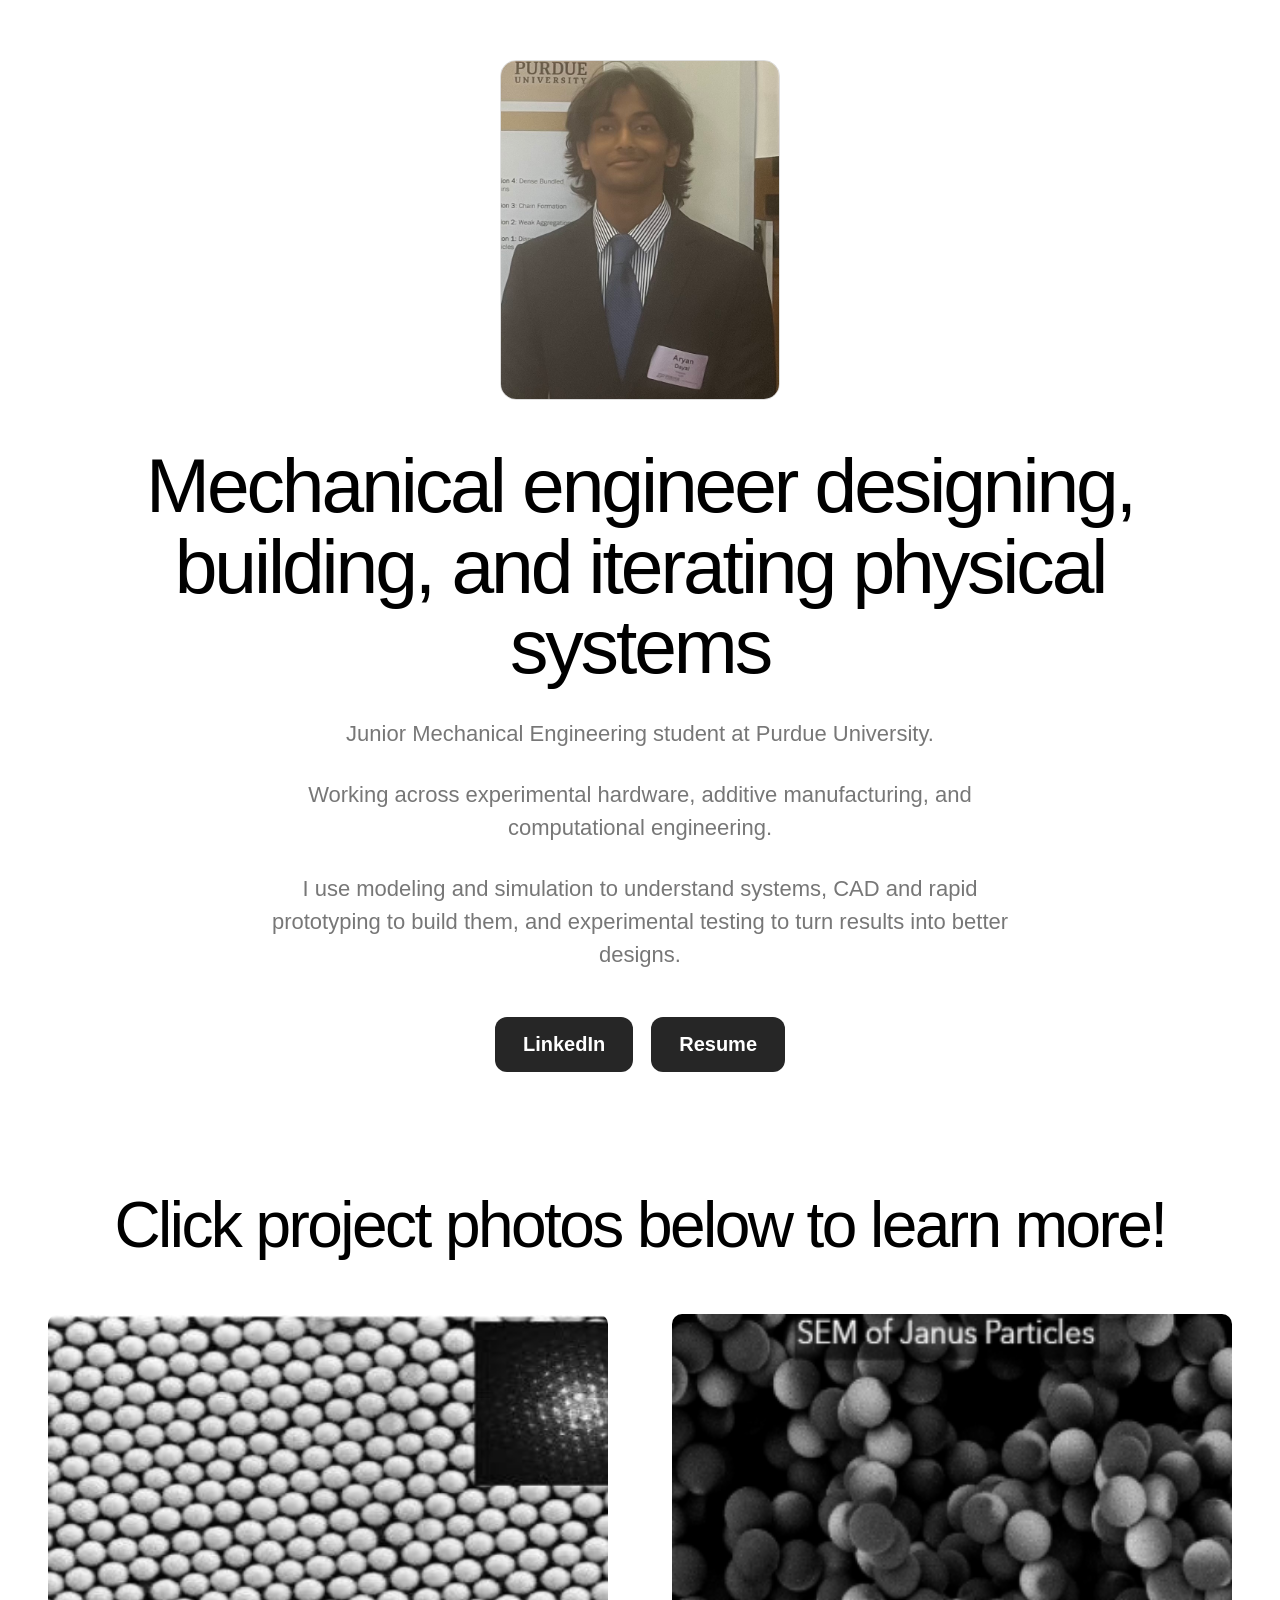
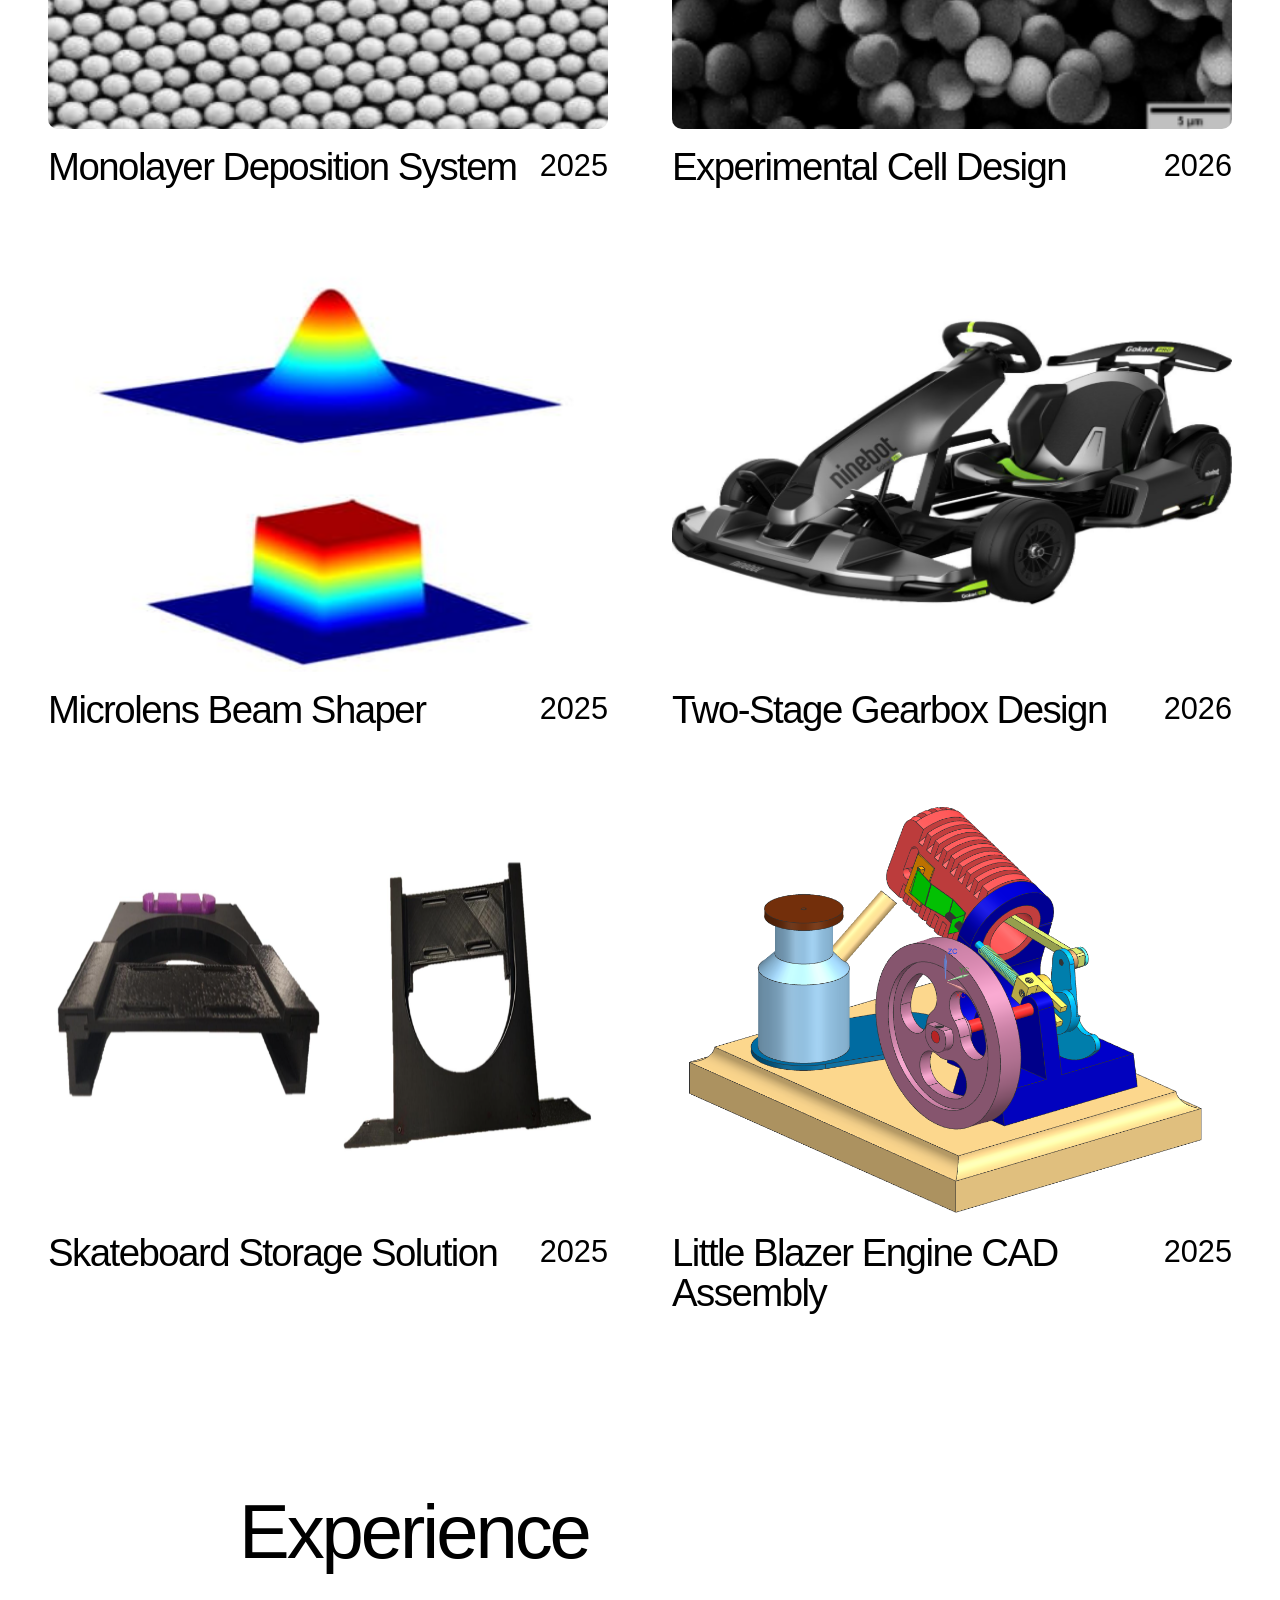
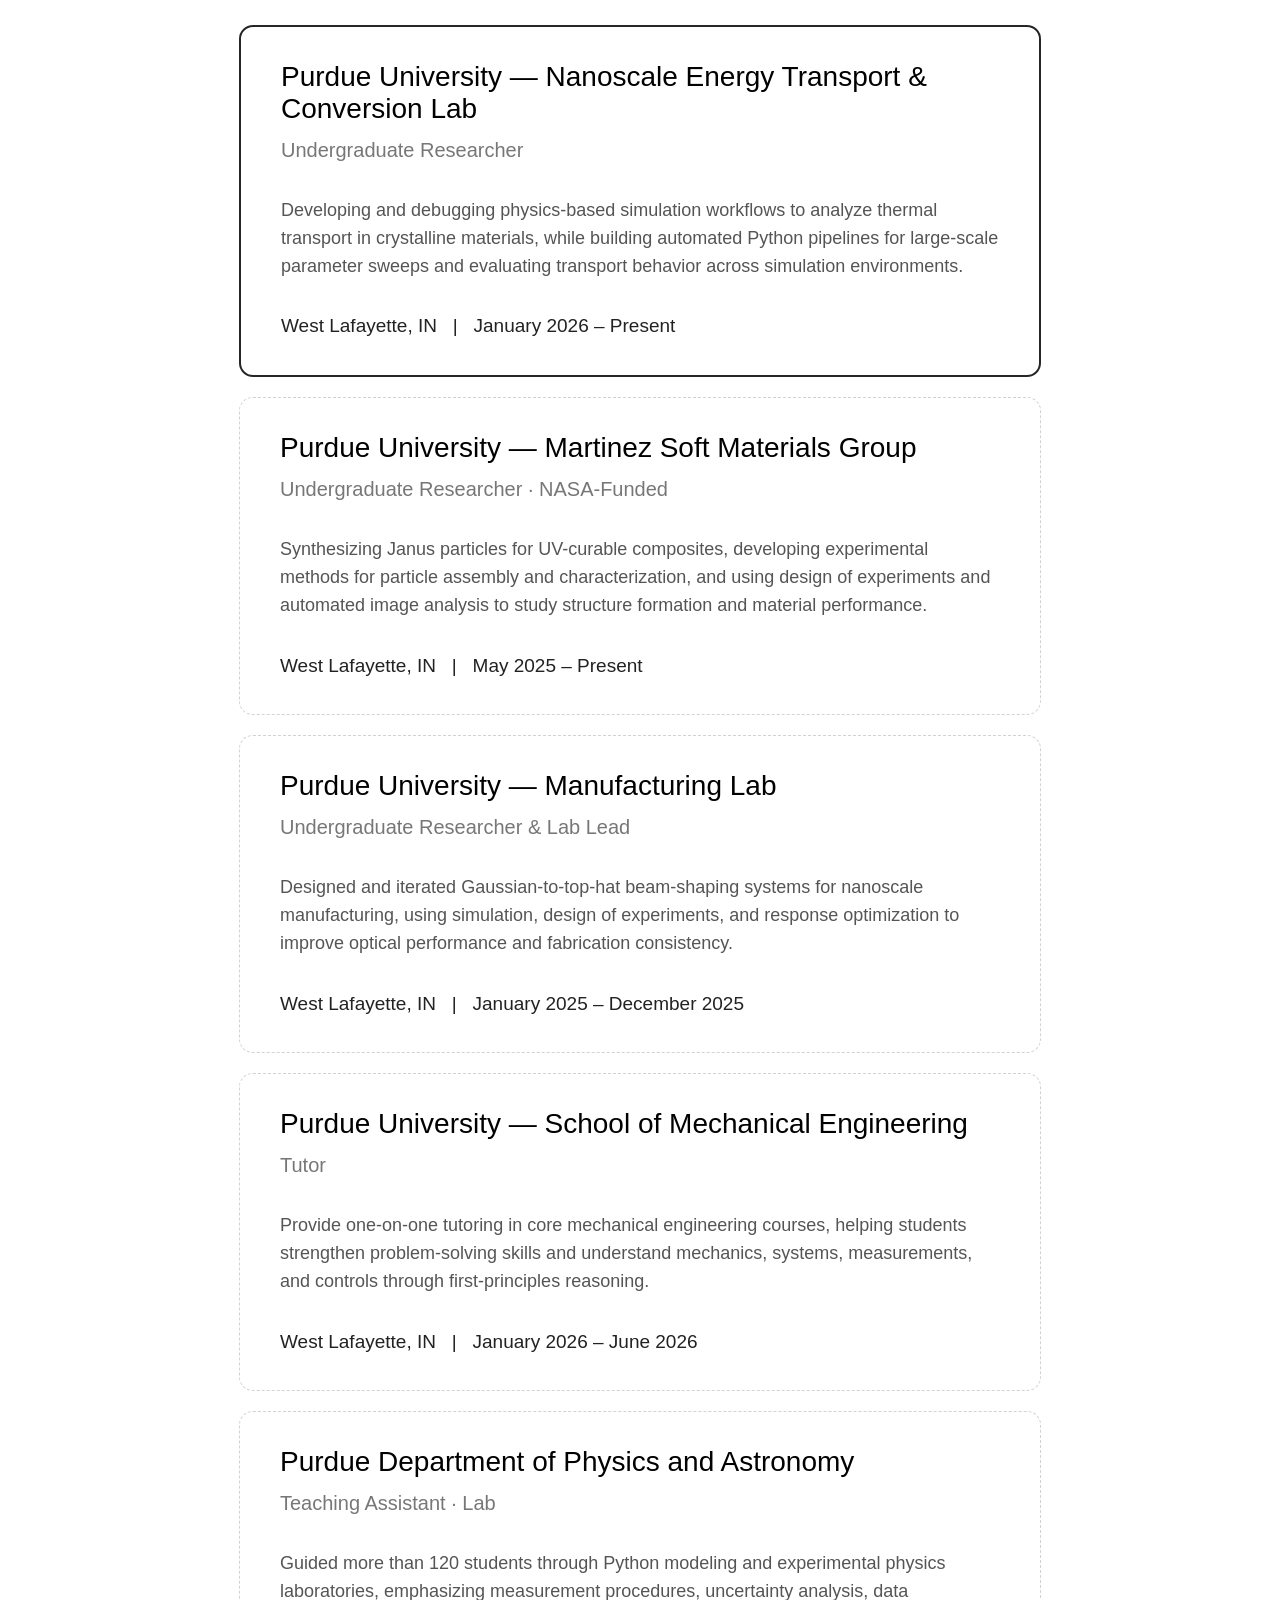
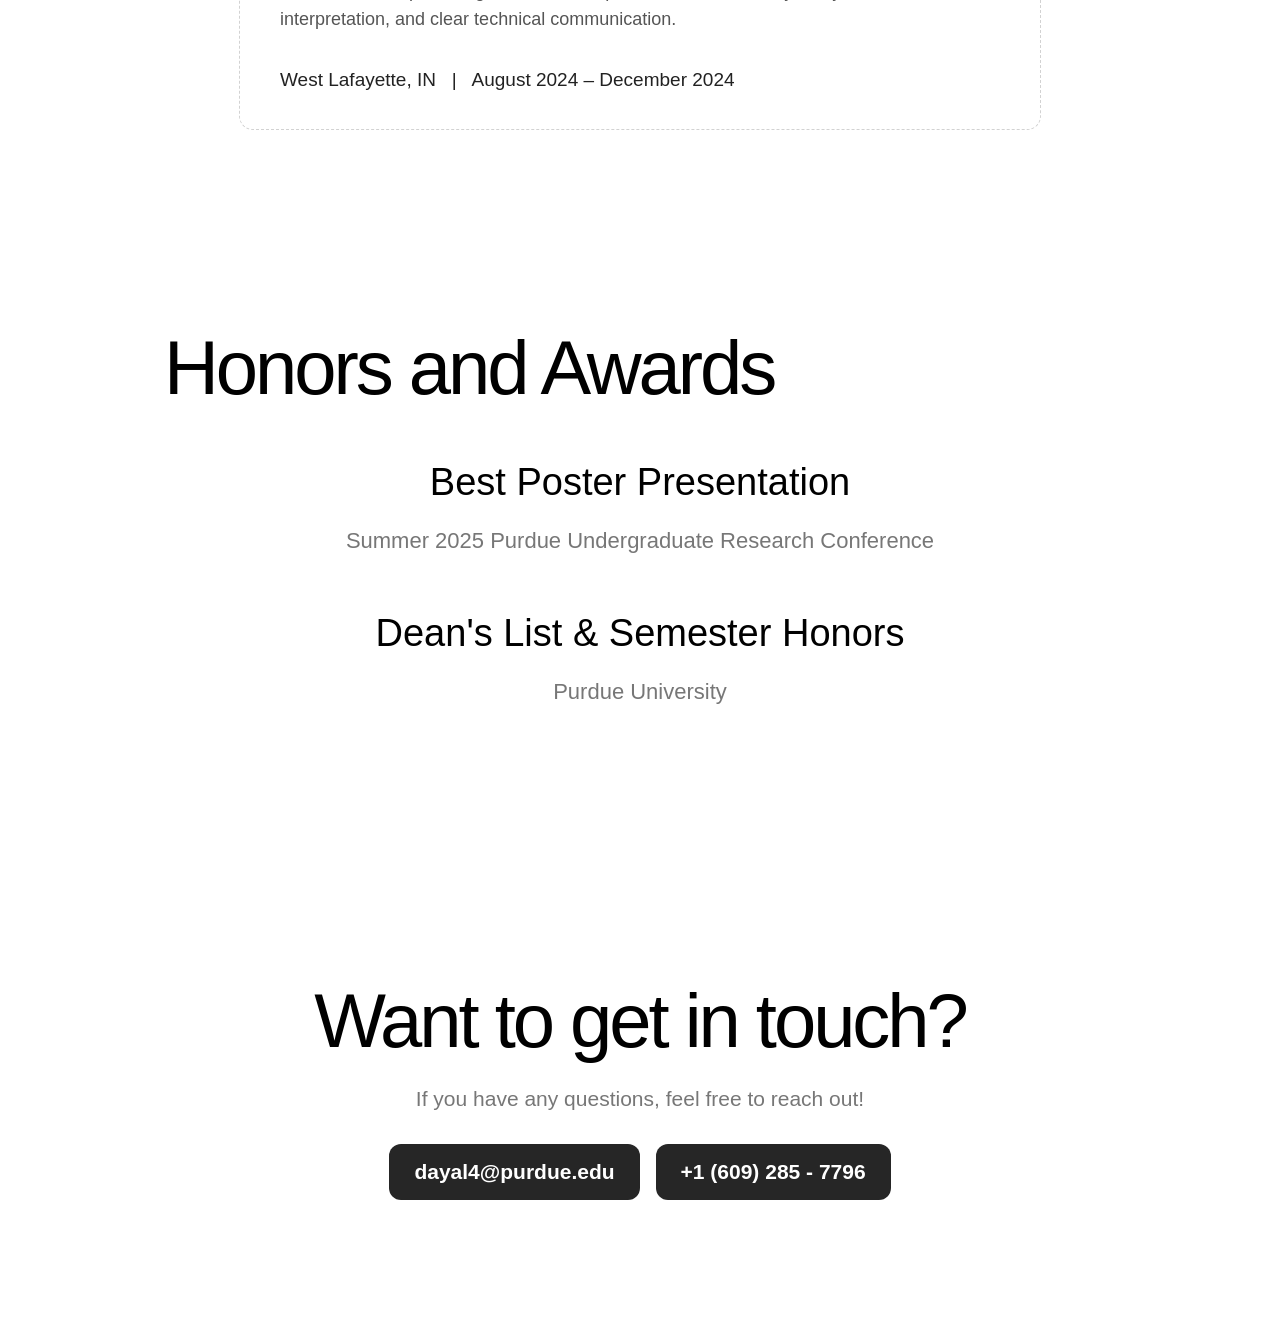
<file: index.html>
<!DOCTYPE html>
<html lang="en">
<head>
  <meta charset="UTF-8" />
  <meta name="viewport" content="width=device-width, initial-scale=1.0" />
  <title>Aryan Dayal | Mechanical Engineer</title>
  <link rel="stylesheet" href="style.css" />
</head>

<body>
  <main class="hero">
    <img class="profile-photo" src="profile.jpeg" alt="Aryan Dayal profile photo" />

    <h1>Mechanical engineer designing, building, and iterating physical systems</h1>

    <p>Junior Mechanical Engineering student at Purdue University.</p>

    <p>
      Working across experimental hardware, additive manufacturing, and computational engineering.
    </p>

    <p>
      I use modeling and simulation to understand systems, CAD and rapid prototyping to build them, and experimental testing to turn results into better designs.
    </p>

    <div class="buttons">
      <a href="https://www.linkedin.com/in/aryan-dayal" target="_blank">LinkedIn</a>
      <a href="AryanDayal_Resume_2026.pdf" target="_blank">Resume</a>
    </div>
  </main>

  <section class="projects">
  <h2>Click project photos below to learn more!</h2>

  <div class="project-grid">
    <a class="project-card" href="monolayer.html">
      
  <img
    class="project-image"
    src="images/silica_monolayer.png"
    alt="Monolayer deposition system"
  >

  <div class="project-info">
    <h3>Monolayer Deposition System</h3>
    <span>2025</span>
  </div>
    </a>

    <a class="project-card" href="experimental-cell.html">
        <img
    class="project-image"
    src="images/JP.png"
    alt="Experimental cell for electric-field-directed assembly"
  >

  <div class="project-info">
    <h3>Experimental Cell Design</h3>
    <span>2026</span>
      </div>
    </a>

    <a class="project-card" href="microlens.html">
        <img
    class="project-image"
    src="images/shaper.png"
    alt="Microlens beam shaper"
  >

  <div class="project-info">
    <h3>Microlens Beam Shaper</h3>
    <span>2025</span>
  </div>
    </a>

    <a class="project-card" href="gearbox.html">
        <img
    class="project-image"
    src="images/gokart.png"
    alt="Two-stage gearbox design"
  >

  <div class="project-info">
    <h3>Two-Stage Gearbox Design</h3>
    <span>2026</span>
  </div>
<a class="project-card" href="skateboard-storage.html">

  <img
    class="project-image"
    src="images/skateboard.png"
    alt="Skateboard storage solution"
  >

  <div class="project-info">
    <h3>Skateboard Storage Solution</h3>
    <span>2025</span>
  </div>

</a>

<a class="project-card" href="little-blazer-engine.html">

  <img
    class="project-image"
    src="images/little-blazer-cad.png"
    alt="Little Blazer engine CAD assembly"
  >

  <div class="project-info">
    <h3>Little Blazer Engine CAD Assembly</h3>
    <span>2025</span>
  </div>

</a>

</section>

<section class="experience">
  <h2>Experience</h2>

  <div class="experience-list">

    <div class="experience-card featured">
      <h3>Purdue University — Nanoscale Energy Transport & Conversion Lab</h3>
      <p class="role">Undergraduate Researcher</p>
      <p class="summary">
        Developing and debugging physics-based simulation workflows to analyze
        thermal transport in crystalline materials, while building automated
        Python pipelines for large-scale parameter sweeps and evaluating
        transport behavior across simulation environments.
      </p>
      <p class="details">
        West Lafayette, IN &nbsp; | &nbsp; January 2026 – Present
      </p>
    </div>

    <div class="experience-card">
      <h3>Purdue University — Martinez Soft Materials Group</h3>
      <p class="role">Undergraduate Researcher · NASA-Funded</p>
      <p class="summary">
        Synthesizing Janus particles for UV-curable composites, developing
        experimental methods for particle assembly and characterization, and
        using design of experiments and automated image analysis to study
        structure formation and material performance.
      </p>
      <p class="details">
        West Lafayette, IN &nbsp; | &nbsp; May 2025 – Present
      </p>
    </div>

    <div class="experience-card">
      <h3>Purdue University — Manufacturing Lab</h3>
      <p class="role">Undergraduate Researcher & Lab Lead</p>
      <p class="summary">
        Designed and iterated Gaussian-to-top-hat beam-shaping systems for
        nanoscale manufacturing, using simulation, design of experiments, and
        response optimization to improve optical performance and fabrication
        consistency.
      </p>
      <p class="details">
        West Lafayette, IN &nbsp; | &nbsp; January 2025 – December 2025
      </p>
    </div>

    <div class="experience-card">
      <h3>Purdue University — School of Mechanical Engineering</h3>
      <p class="role">Tutor</p>
      <p class="summary">
        Provide one-on-one tutoring in core mechanical engineering courses,
        helping students strengthen problem-solving skills and understand
        mechanics, systems, measurements, and controls through first-principles
        reasoning.
      </p>
      <p class="details">
        West Lafayette, IN &nbsp; | &nbsp; January 2026 – June 2026
      </p>
    </div>

    <div class="experience-card">
      <h3>Purdue Department of Physics and Astronomy</h3>
      <p class="role">Teaching Assistant · Lab</p>
      <p class="summary">
        Guided more than 120 students through Python modeling and experimental
        physics laboratories, emphasizing measurement procedures, uncertainty
        analysis, data interpretation, and clear technical communication.
      </p>
      <p class="details">
        West Lafayette, IN &nbsp; | &nbsp; August 2024 – December 2024
      </p>
    </div>

  </div>
</section>


<section class="awards">
  <h2>Honors and Awards</h2>

  <div class="award-item">
    <h3>Best Poster Presentation</h3>
    <p>
      Summer 2025 Purdue Undergraduate Research Conference
    </p>
  </div>

  <div class="award-item">
    <h3>Dean's List &amp; Semester Honors</h3>
    <p>
      Purdue University
    </p>
  </div>
</section>


<section class="contact">
  <h2>Want to get in touch?</h2>
  <p>If you have any questions, feel free to reach out!</p>

  <div class="contact-buttons">
    <a href="mailto:dayal4@purdue.edu">
      dayal4@purdue.edu
    </a>

    <a href="tel:YOURPHONENUMBER">
      +1 (609) 285 - 7796
    </a>
  </div>
</section>
</body>
</html>
</file>
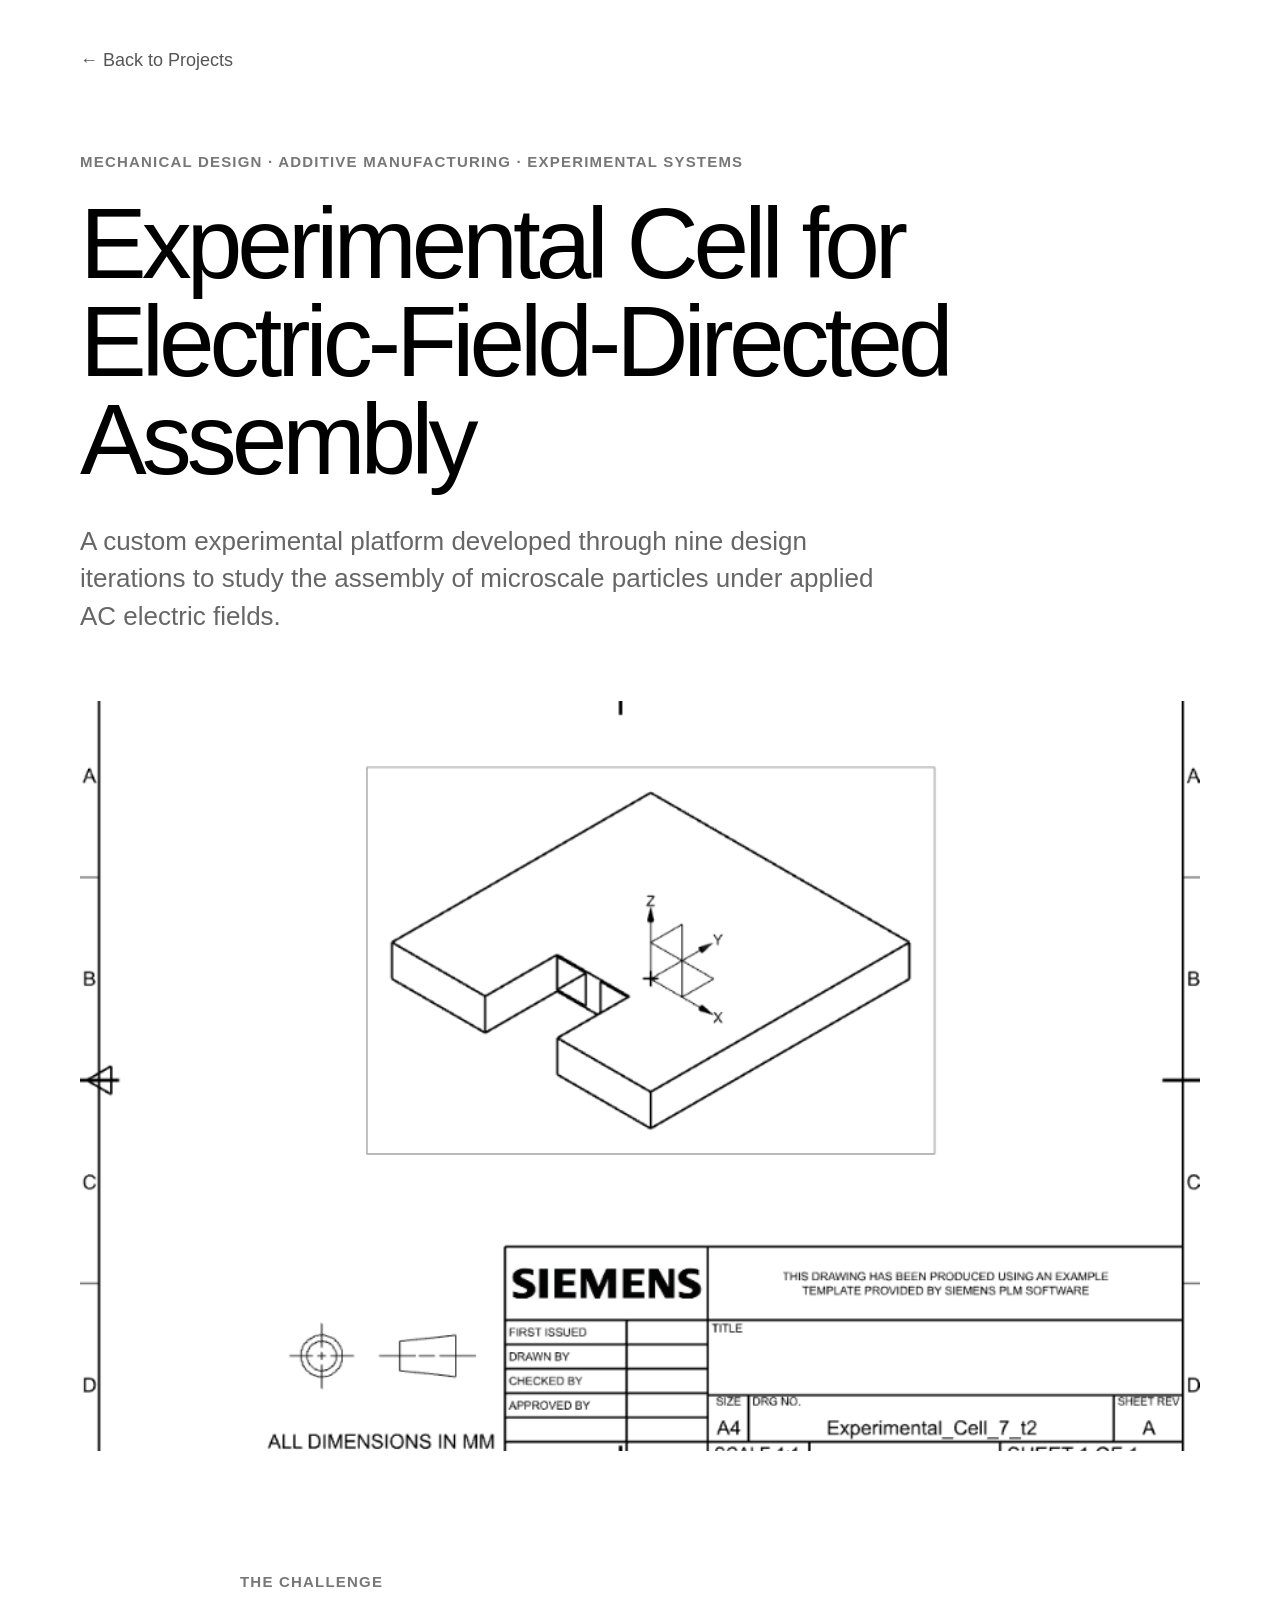
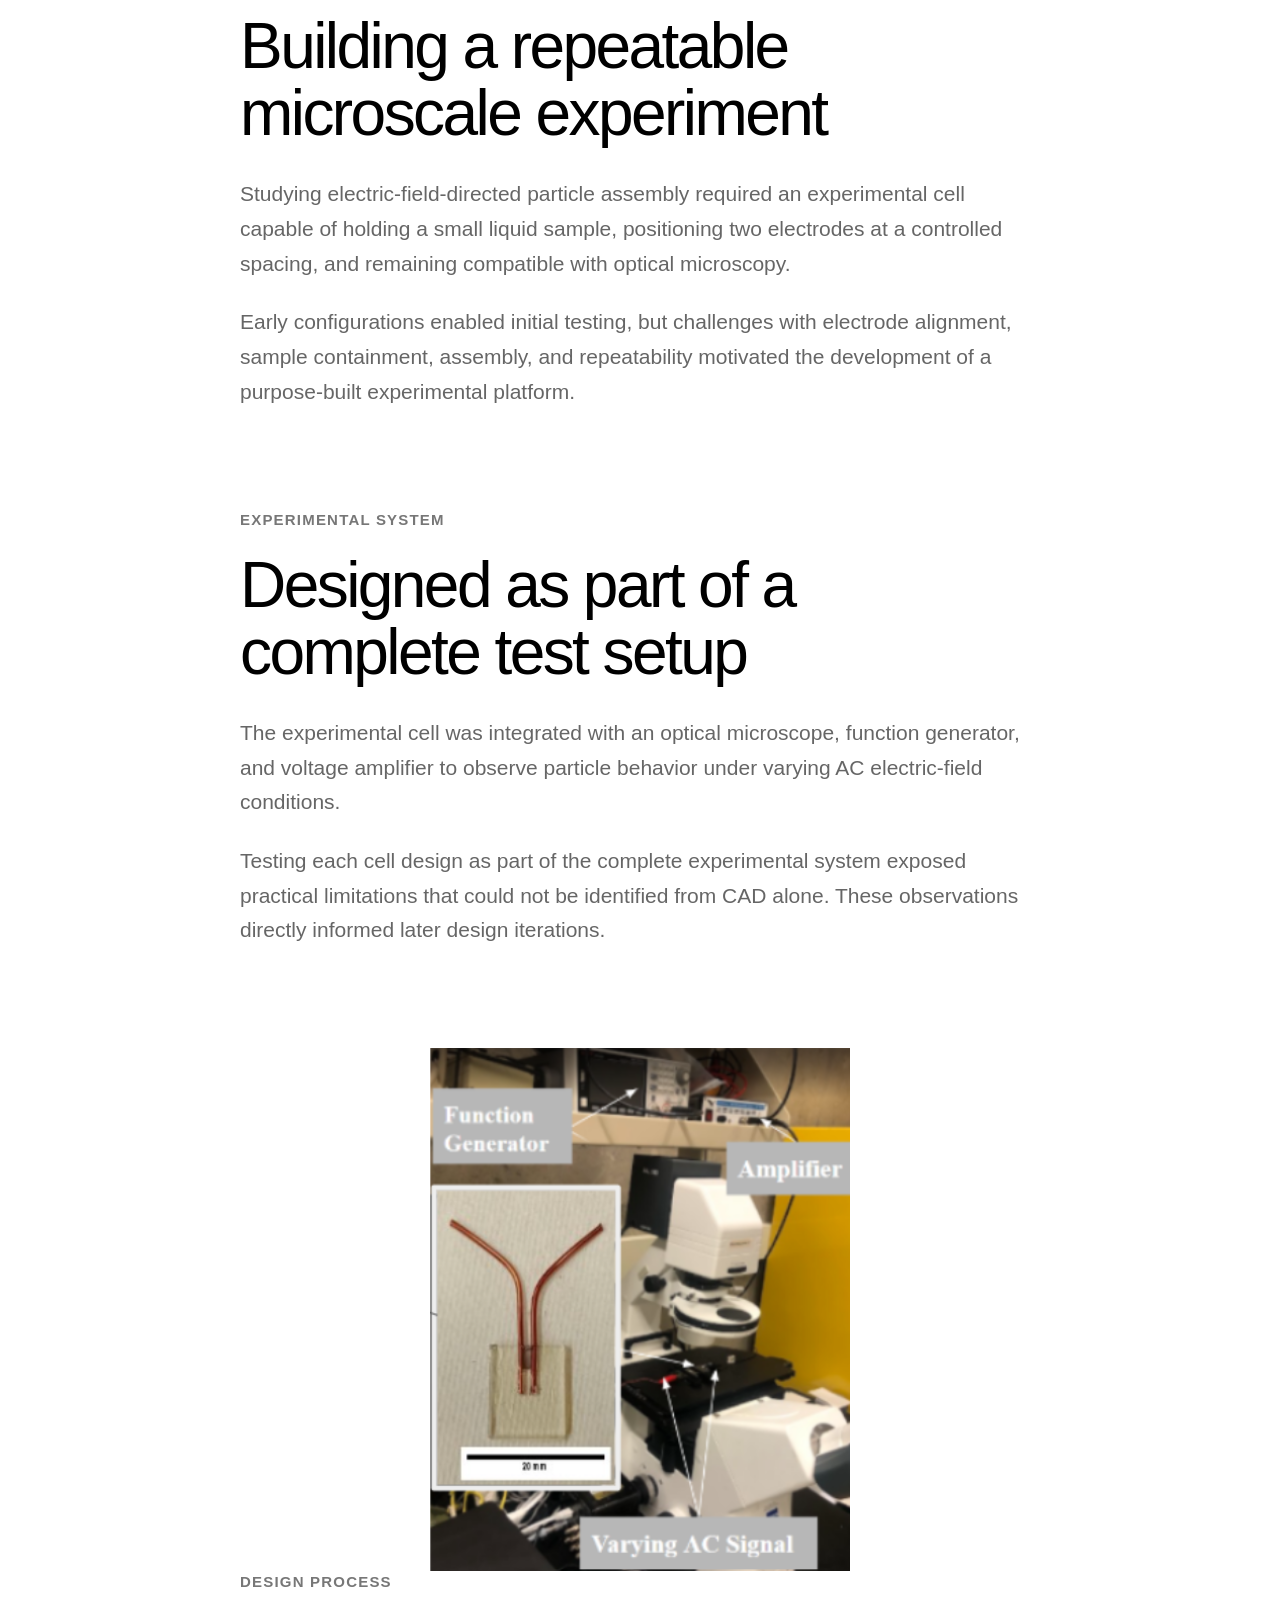
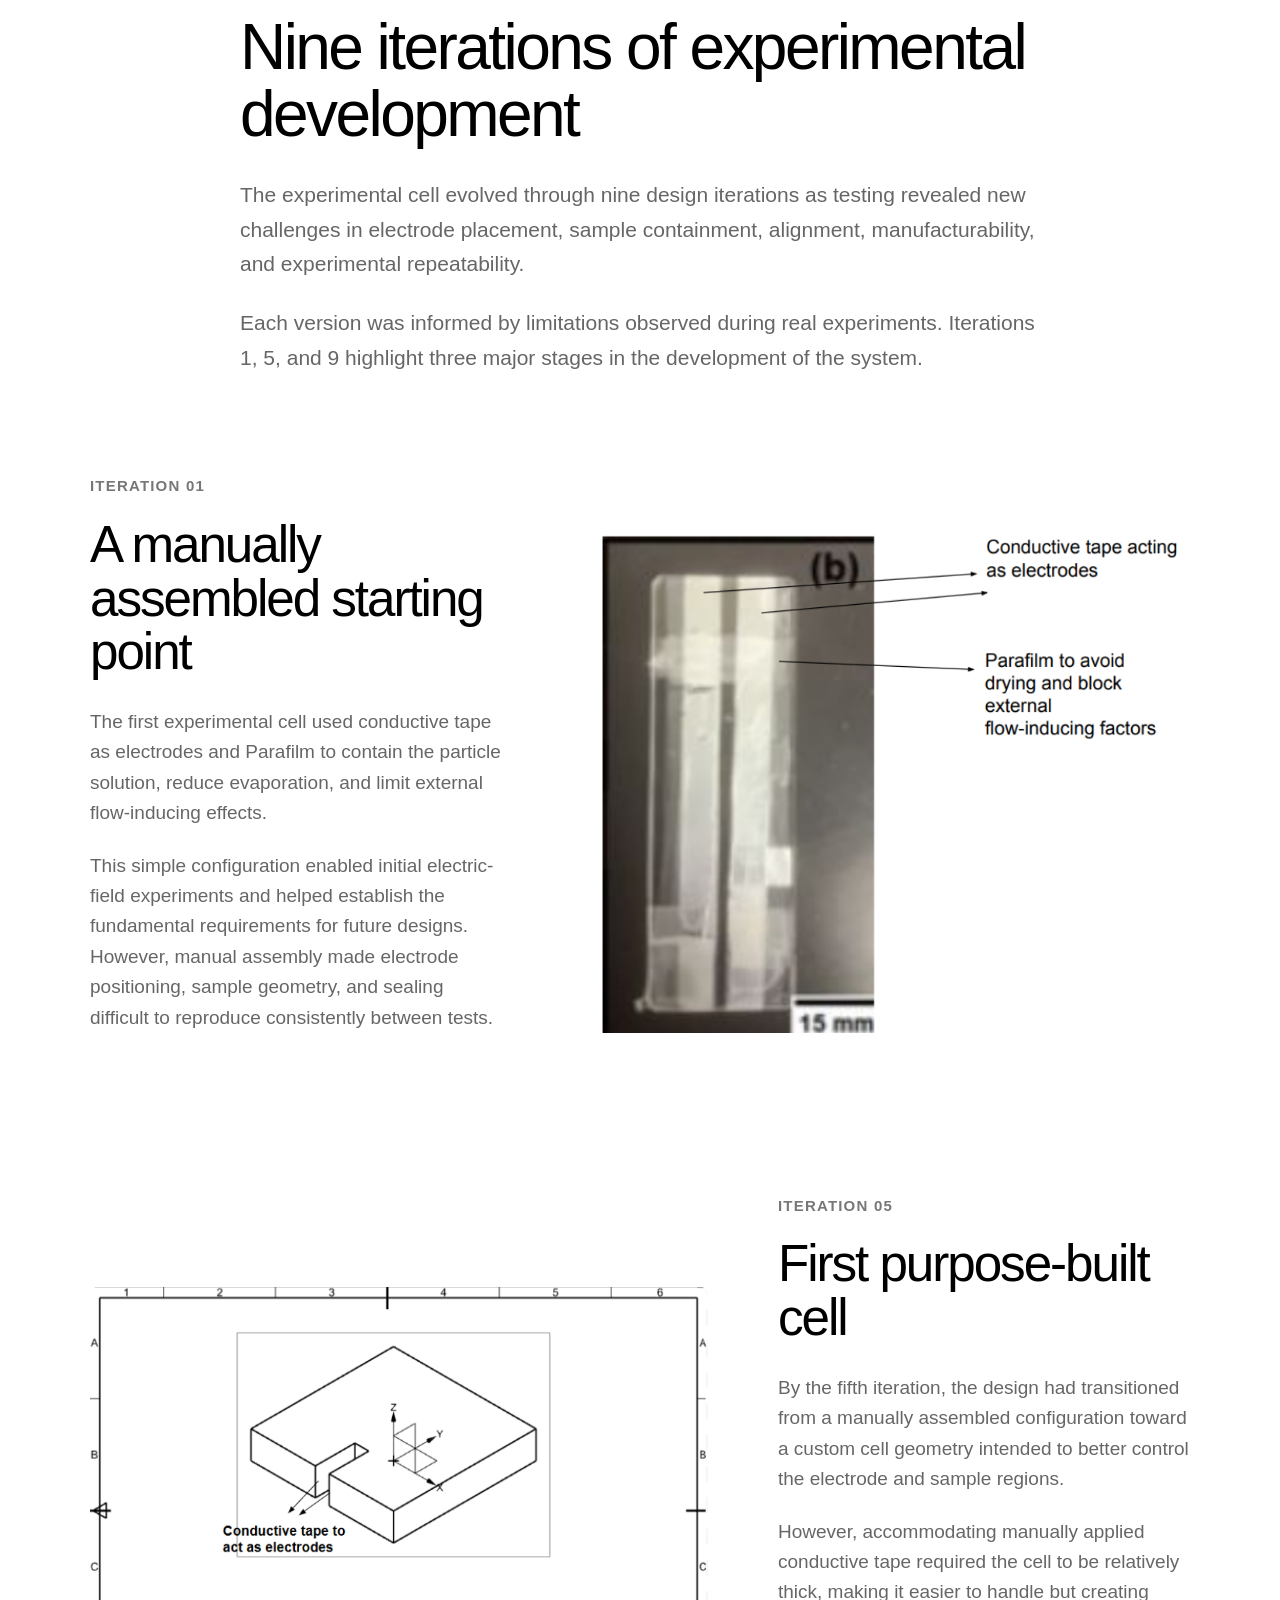
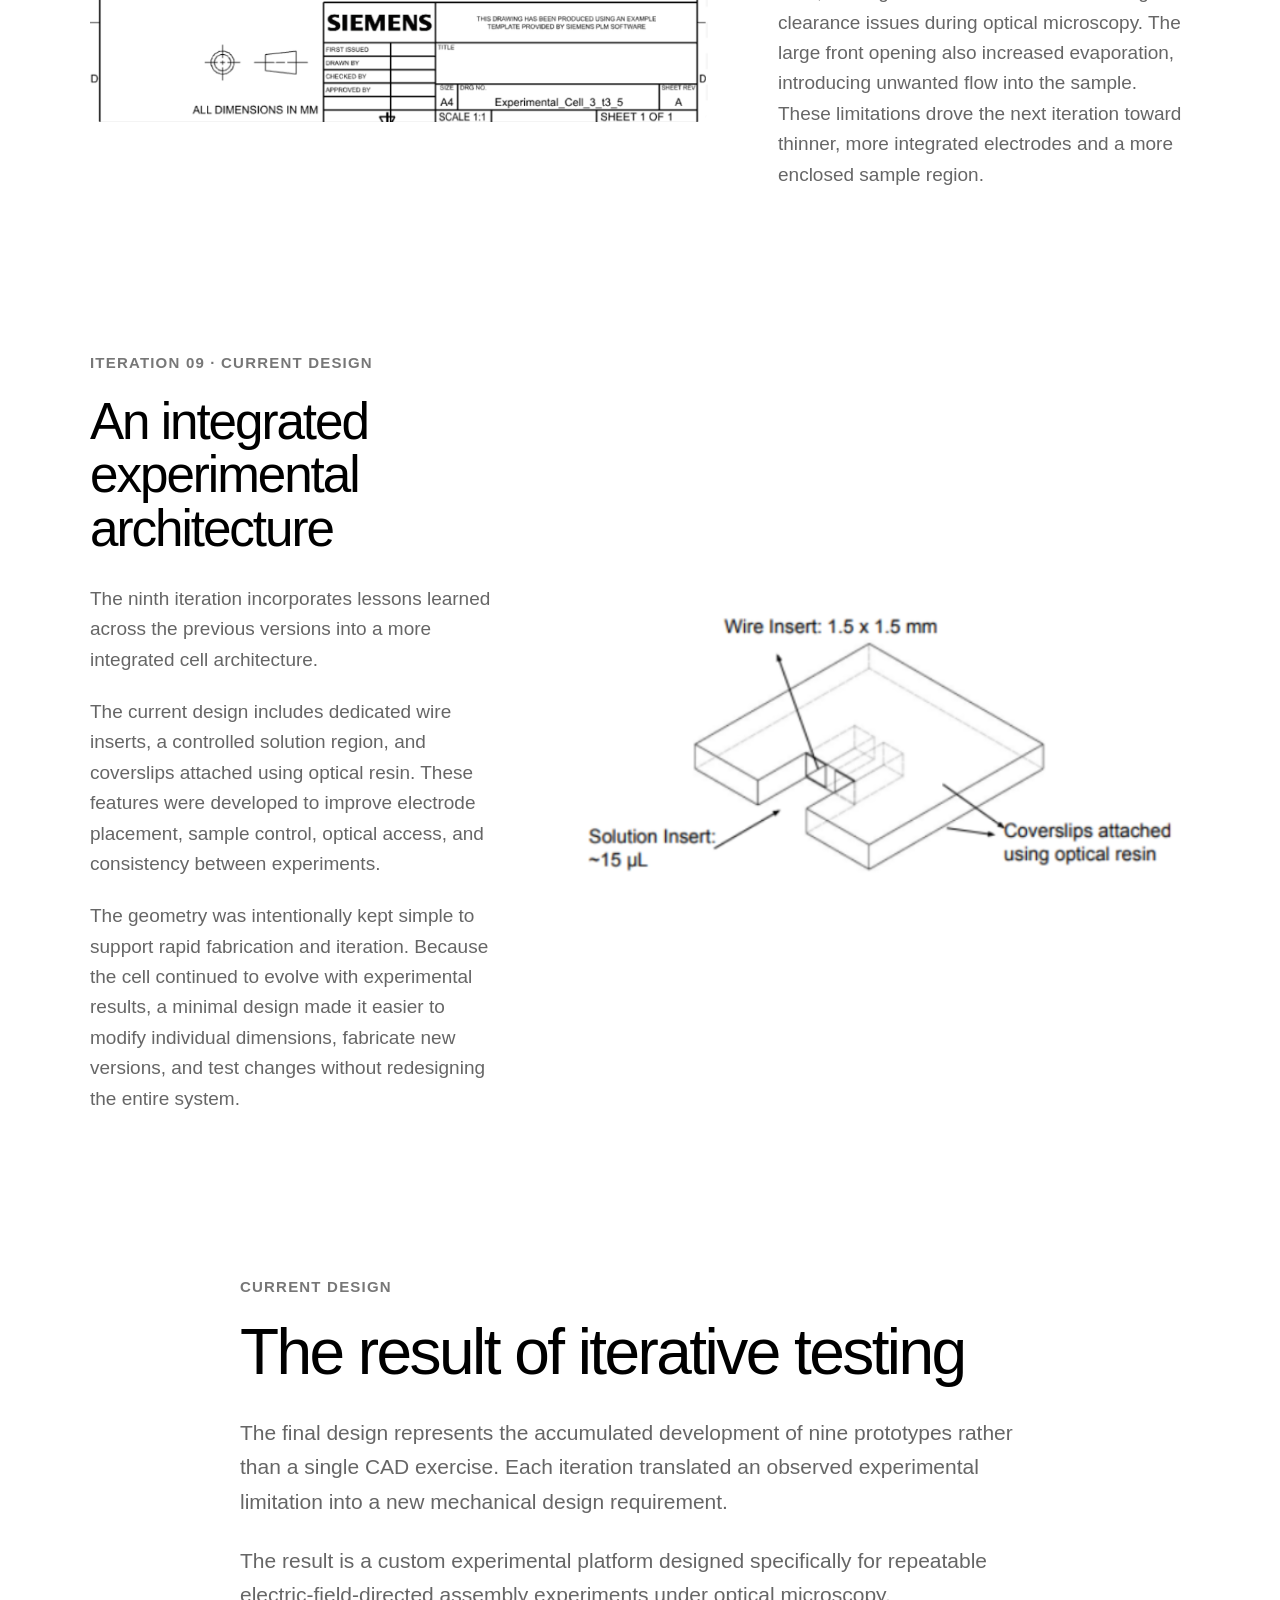
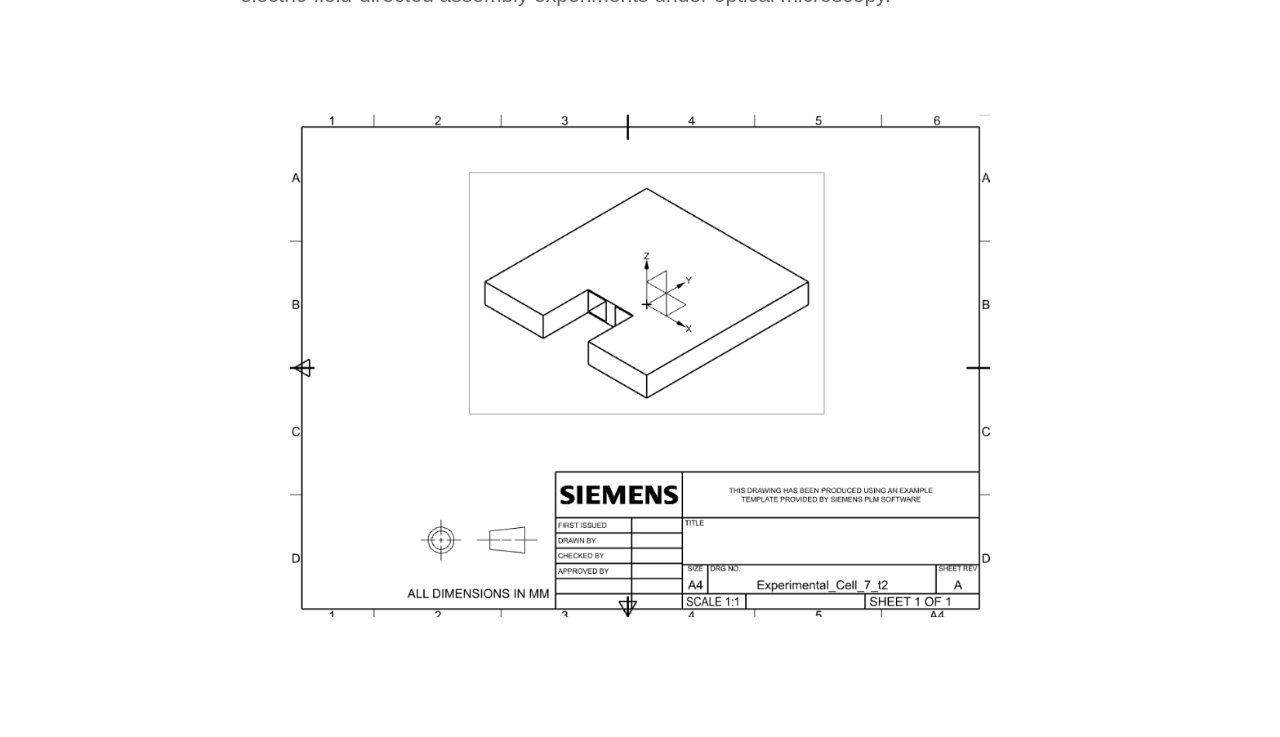
<file: experimental-cell.html>
<!DOCTYPE html>
<html lang="en">

<head>
  <meta charset="UTF-8">
  <meta name="viewport" content="width=device-width, initial-scale=1.0">

  <title>Experimental Cell | Aryan Dayal</title>

  <link rel="stylesheet" href="style.css">
</head>

<body>

  <main class="project-page">

    <!-- BACK BUTTON -->

    <a class="back-link" href="index.html">
      ← Back to Projects
    </a>


    <!-- PROJECT HEADER -->

    <header class="project-header">

      <p class="project-label">
        MECHANICAL DESIGN · ADDITIVE MANUFACTURING · EXPERIMENTAL SYSTEMS
      </p>

      <h1>
        Experimental Cell for Electric-Field-Directed Assembly
      </h1>

      <p class="project-intro">
        A custom experimental platform developed through nine design iterations
        to study the assembly of microscale particles under applied AC electric
        fields.
      </p>

    </header>


    <!-- HERO IMAGE: FINAL DESIGN -->

    <img
      class="project-hero-image"
      src="images/cell-iteration-9.png"
      alt="Iteration 9 experimental cell design"
    >


    <!-- THE CHALLENGE -->

    <section class="project-text">

      <p class="section-label">
        THE CHALLENGE
      </p>

      <h2>
        Building a repeatable microscale experiment
      </h2>

      <p>
        Studying electric-field-directed particle assembly required an
        experimental cell capable of holding a small liquid sample, positioning
        two electrodes at a controlled spacing, and remaining compatible with
        optical microscopy.
      </p>

      <p>
        Early configurations enabled initial testing, but challenges with
        electrode alignment, sample containment, assembly, and repeatability
        motivated the development of a purpose-built experimental platform.
      </p>

    </section>


    <!-- TEST SETUP -->

    <section class="project-text">

      <p class="section-label">
        EXPERIMENTAL SYSTEM
      </p>

      <h2>
        Designed as part of a complete test setup
      </h2>

      <p>
        The experimental cell was integrated with an optical microscope,
        function generator, and voltage amplifier to observe particle behavior
        under varying AC electric-field conditions.
      </p>

      <p>
        Testing each cell design as part of the complete experimental system
        exposed practical limitations that could not be identified from CAD
        alone. These observations directly informed later design iterations.
      </p>

    </section>


    <img
      class="experimental-system-image"
      src="images/cell-test-setup.png"
      alt="Complete experimental setup"
    >


    <!-- ITERATION INTRODUCTION -->

    <section class="project-text">

      <p class="section-label">
        DESIGN PROCESS
      </p>

      <h2>
        Nine iterations of experimental development
      </h2>

      <p>
        The experimental cell evolved through nine design iterations as testing
        revealed new challenges in electrode placement, sample containment,
        alignment, manufacturability, and experimental repeatability.
      </p>

      <p>
        Each version was informed by limitations observed during real
        experiments. Iterations 1, 5, and 9 highlight three major stages in the
        development of the system.
      </p>

    </section>


    <!-- ITERATION 1 -->

    <section class="iteration-section">

      <div class="iteration-text">

        <p class="section-label">
          ITERATION 01
        </p>

        <h2>
          A manually assembled starting point
        </h2>

        <p>
          The first experimental cell used conductive tape as electrodes and
          Parafilm to contain the particle solution, reduce evaporation, and
          limit external flow-inducing effects.
        </p>

        <p>
          This simple configuration enabled initial electric-field experiments
          and helped establish the fundamental requirements for future designs.
          However, manual assembly made electrode positioning, sample geometry,
          and sealing difficult to reproduce consistently between tests.
        </p>

      </div>

      <img
        src="images/cell-iteration-1.png"
        alt="Iteration 1 experimental cell using conductive tape and Parafilm"
      >

    </section>


    <!-- ITERATION 5 -->

    <section class="iteration-section reverse">

      <div class="iteration-text">

        <p class="section-label">
          ITERATION 05
        </p>

        <h2>
          First purpose-built cell
        </h2>

        <p>
          By the fifth iteration, the design had transitioned from a manually
          assembled configuration toward a custom cell geometry intended to
          better control the electrode and sample regions.
        </p>

        <p>
          However, accommodating manually applied conductive tape required the cell to be relatively thick, making it easier to handle but creating clearance issues during optical microscopy. The large front opening also increased evaporation, introducing unwanted flow into the sample. These limitations drove the next iteration toward thinner, more integrated electrodes and a more enclosed sample region.
        </p>

      </div>

      <img
        src="images/cell-iteration-5.png"
        alt="Iteration 5 experimental cell design"
      >

    </section>


    <!-- ITERATION 9 -->

    <section class="iteration-section">

      <div class="iteration-text">

        <p class="section-label">
          ITERATION 09 · CURRENT DESIGN
        </p>

        <h2>
          An integrated experimental architecture
        </h2>

        <p>
          The ninth iteration incorporates lessons learned across the previous
          versions into a more integrated cell architecture.
        </p>

        <p>
          The current design includes dedicated wire inserts, a controlled
          solution region, and coverslips attached using optical resin. These
          features were developed to improve electrode placement, sample
          control, optical access, and consistency between experiments.
        </p>

        <p>
            The geometry was intentionally kept simple to support rapid fabrication and iteration. Because the cell continued to evolve with experimental results, a minimal design made it easier to modify individual dimensions, fabricate new versions, and test changes without redesigning the entire system.
        </p>

      </div>

      <img
        src="images/cell-iteration-9-annotated.png"
        alt="Annotated Iteration 9 experimental cell design"
      >

    </section>


    <!-- FINAL DESIGN -->

    <section class="project-text">

      <p class="section-label">
        CURRENT DESIGN
      </p>

      <h2>
        The result of iterative testing
      </h2>

      <p>
        The final design represents the accumulated development of nine
        prototypes rather than a single CAD exercise. Each iteration translated
        an observed experimental limitation into a new mechanical design
        requirement.
      </p>

      <p>
        The result is a custom experimental platform designed specifically for
        repeatable electric-field-directed assembly experiments under optical
        microscopy.
      </p>

    </section>


    <img
      class="project-wide-image"
      src="images/cell-iteration-9.png"
      alt="Final Iteration 9 experimental cell"
    >

  </main>

</body>

</html>
</file>
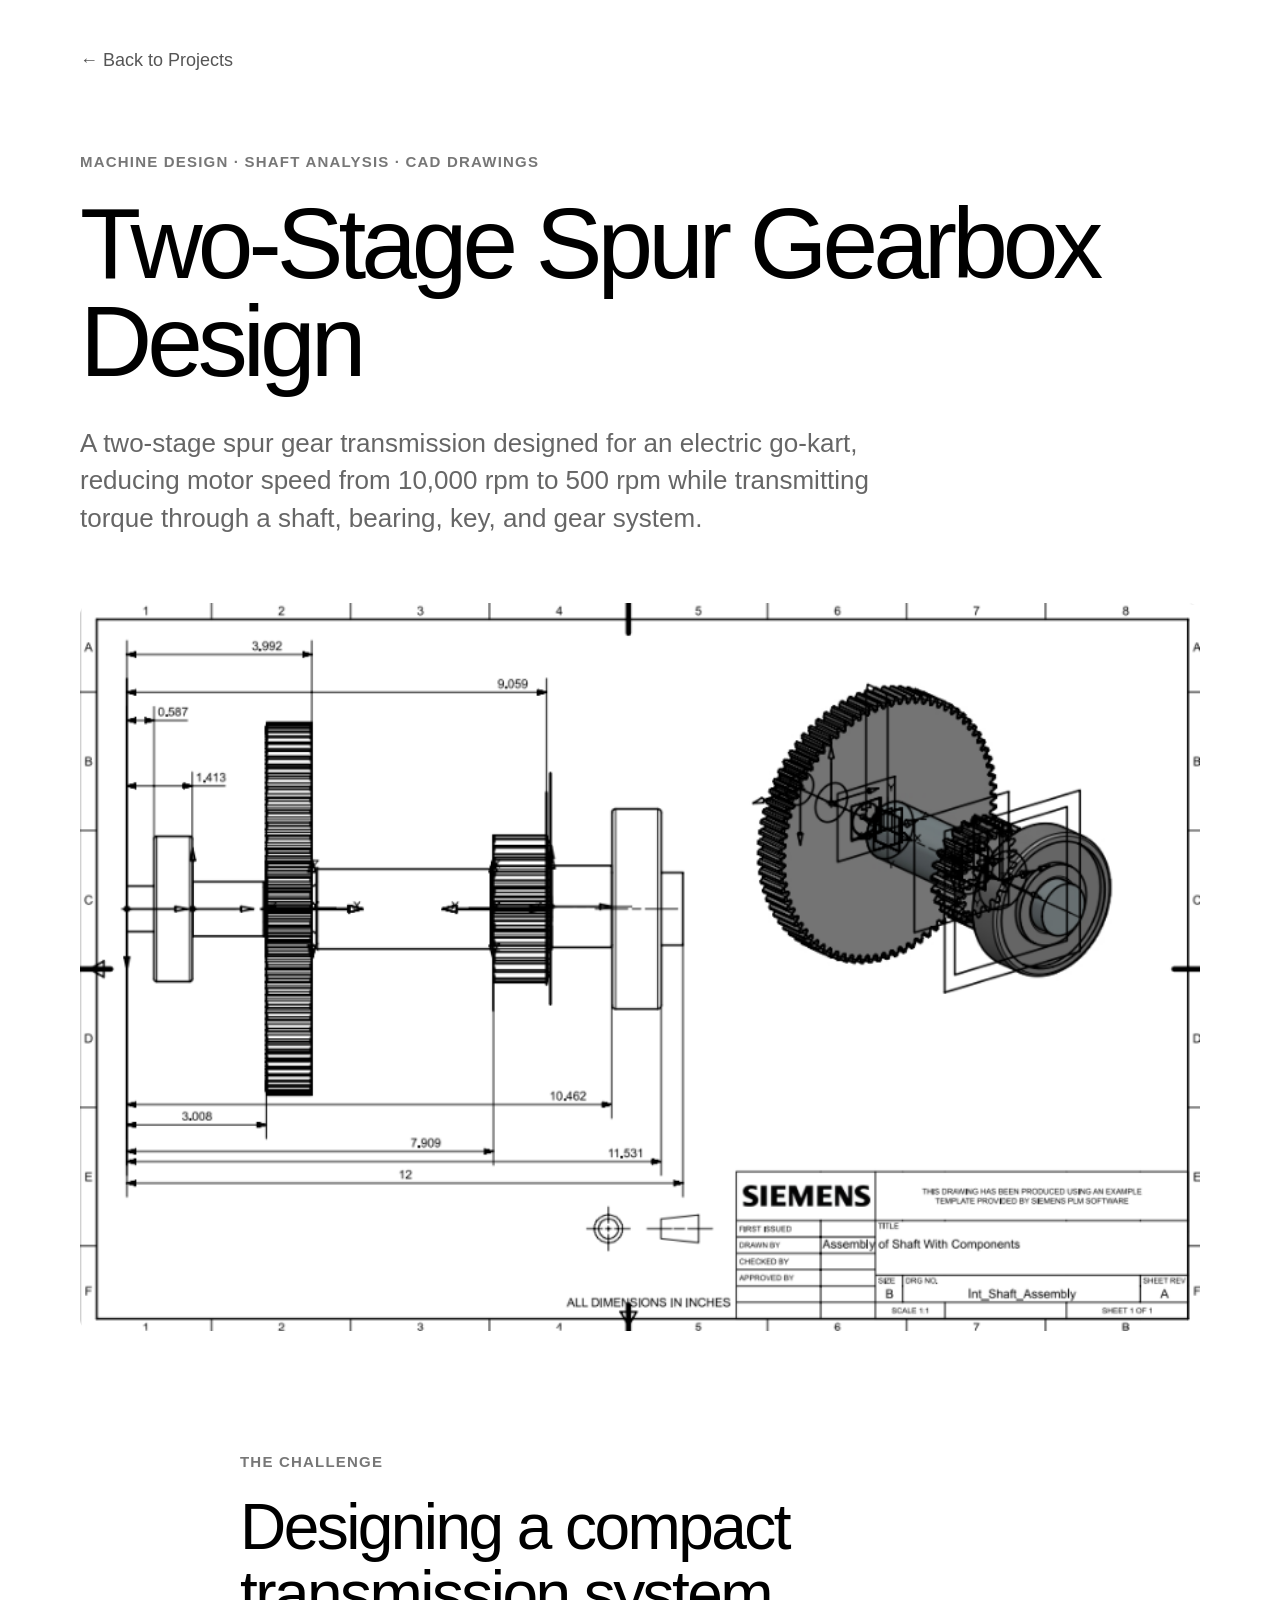
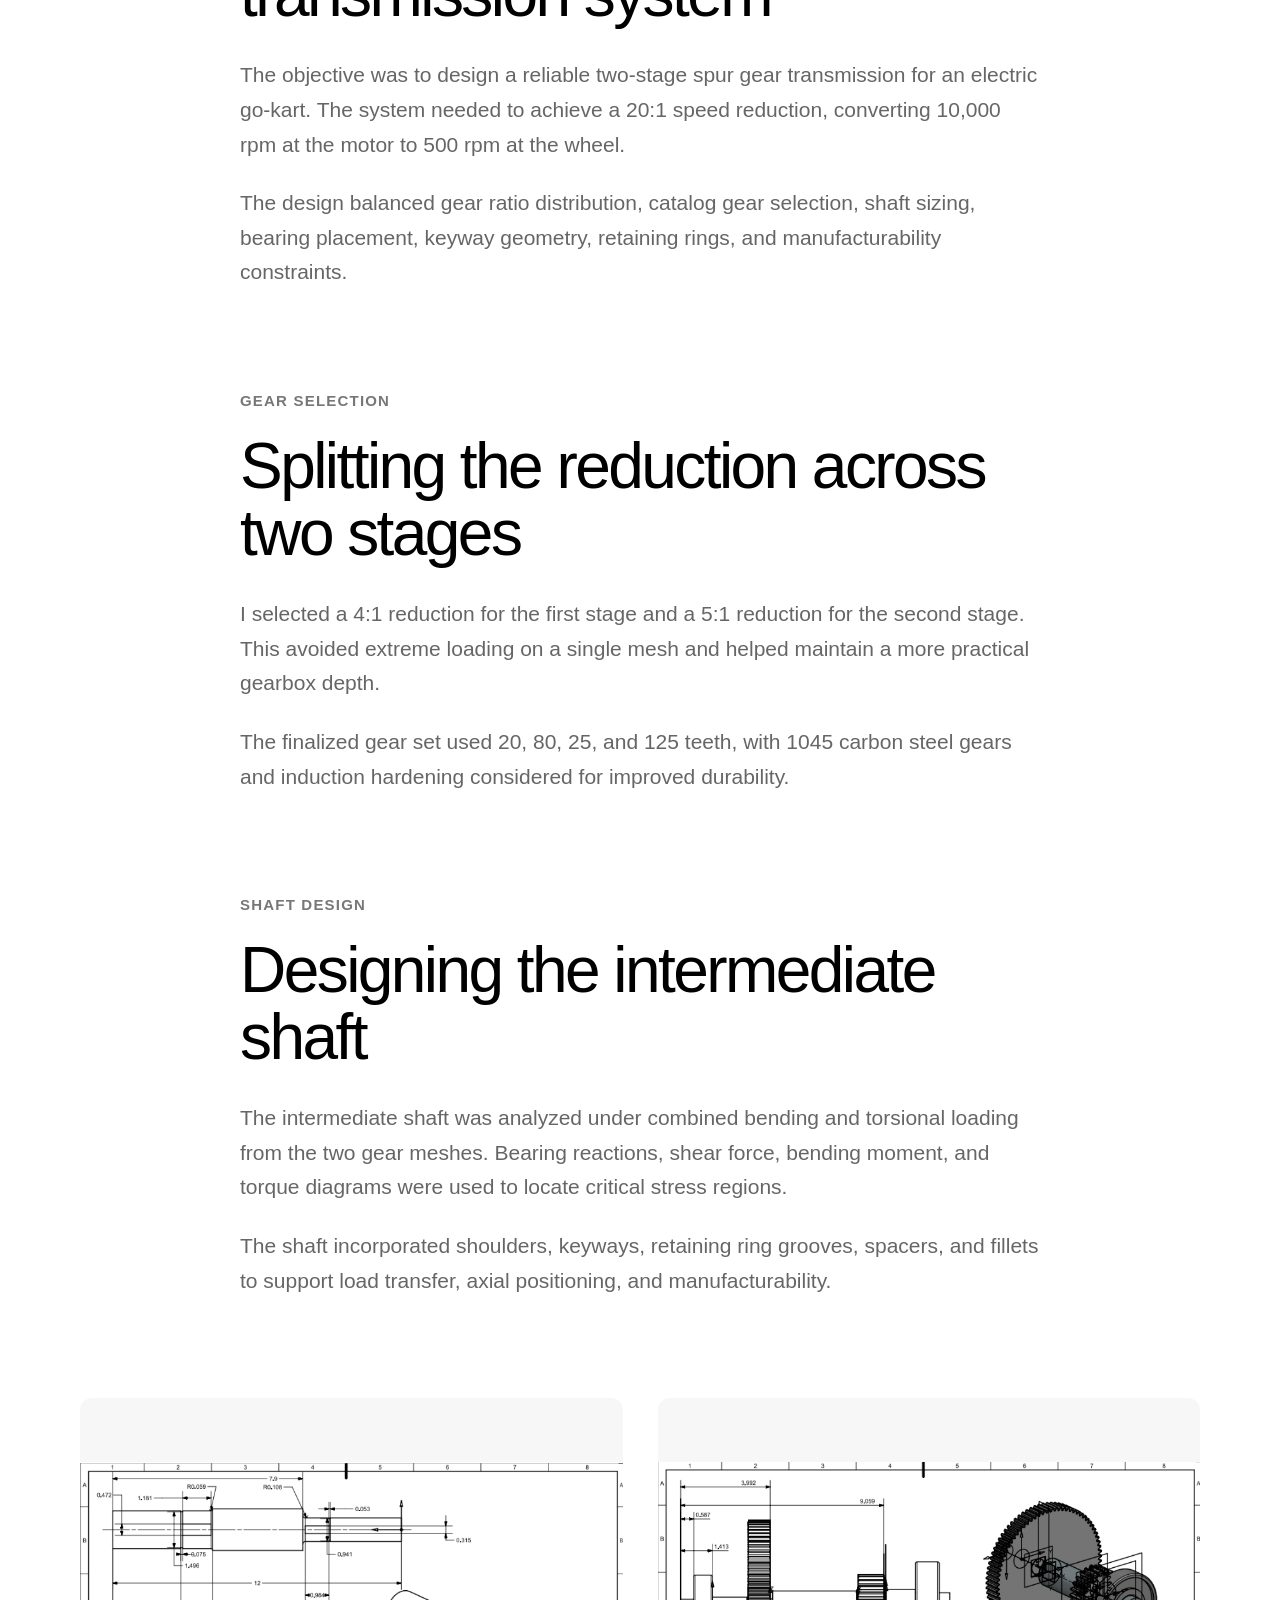
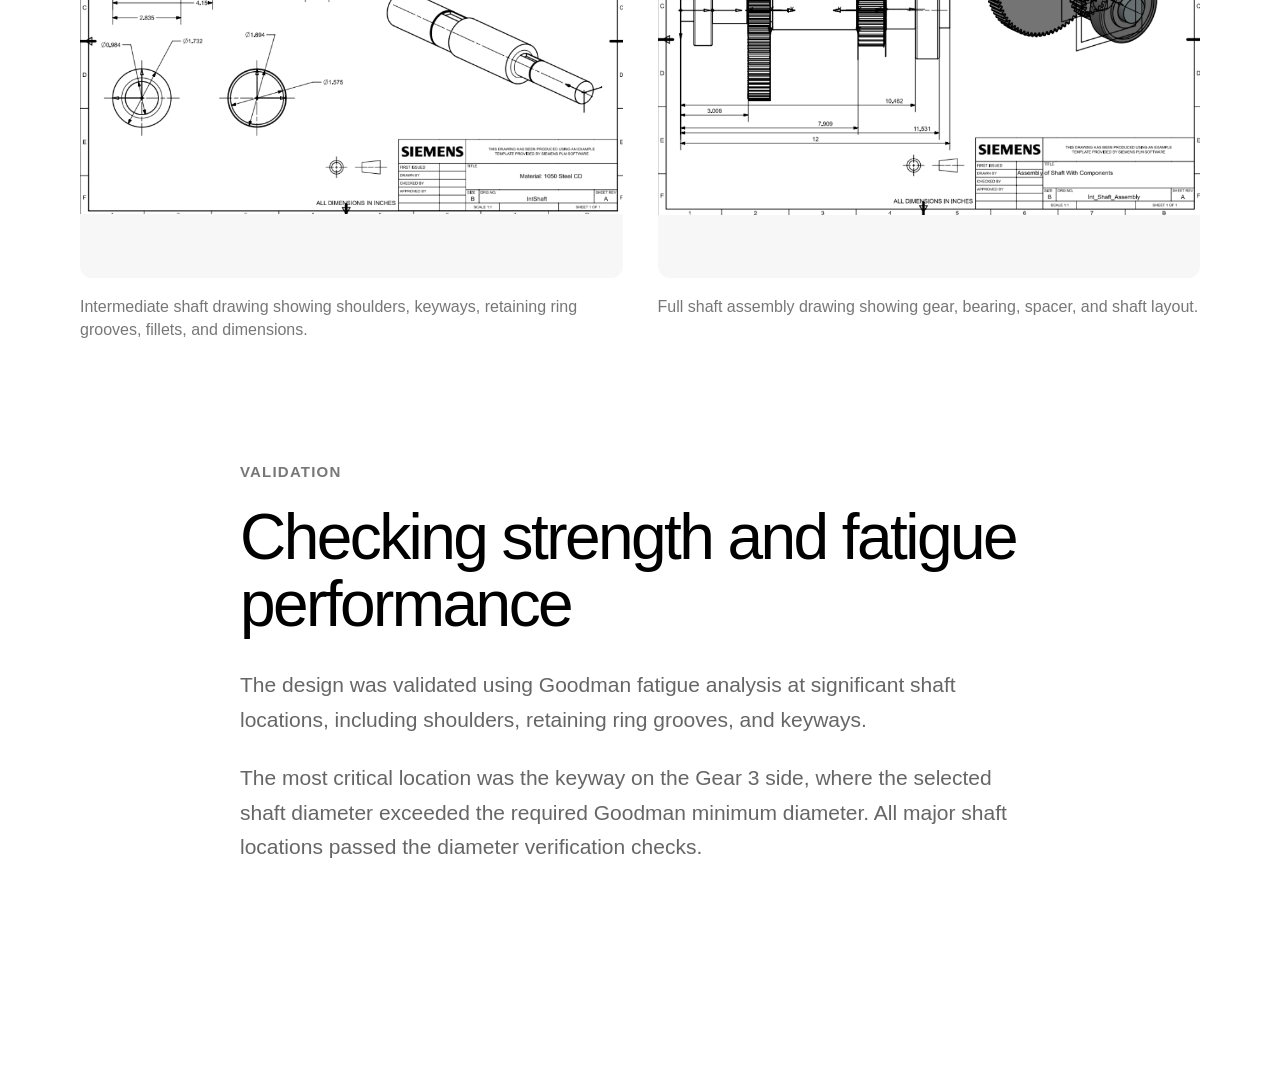
<file: gearbox.html>
<!DOCTYPE html>
<html lang="en">
<head>
  <meta charset="UTF-8">
  <meta name="viewport" content="width=device-width, initial-scale=1.0">
  <title>Two-Stage Gearbox | Aryan Dayal</title>
  <link rel="stylesheet" href="style.css">
</head>

<body>
  <main class="project-page">

    <a class="back-link" href="index.html">← Back to Projects</a>

    <header class="project-header">
      <p class="project-label">MACHINE DESIGN · SHAFT ANALYSIS · CAD DRAWINGS</p>

      <h1>Two-Stage Spur Gearbox Design</h1>

      <p class="project-intro">
        A two-stage spur gear transmission designed for an electric go-kart, reducing motor speed
        from 10,000 rpm to 500 rpm while transmitting torque through a shaft, bearing, key, and gear system.
      </p>
    </header>

    <img
      class="project-hero-image"
      src="images/gearbox-assembly-drawing.png"
      alt="Two-stage gearbox assembly drawing"
    >

    <section class="project-text">
      <p class="section-label">THE CHALLENGE</p>
      <h2>Designing a compact transmission system</h2>

      <p>
        The objective was to design a reliable two-stage spur gear transmission for an electric go-kart.
        The system needed to achieve a 20:1 speed reduction, converting 10,000 rpm at the motor to
        500 rpm at the wheel.
      </p>

      <p>
        The design balanced gear ratio distribution, catalog gear selection, shaft sizing, bearing
        placement, keyway geometry, retaining rings, and manufacturability constraints.
      </p>
    </section>

    <section class="project-text">
      <p class="section-label">GEAR SELECTION</p>
      <h2>Splitting the reduction across two stages</h2>

      <p>
        I selected a 4:1 reduction for the first stage and a 5:1 reduction for the second stage.
        This avoided extreme loading on a single mesh and helped maintain a more practical gearbox depth.
      </p>

      <p>
        The finalized gear set used 20, 80, 25, and 125 teeth, with 1045 carbon steel gears and
        induction hardening considered for improved durability.
      </p>
    </section>

    <section class="project-text">
      <p class="section-label">SHAFT DESIGN</p>
      <h2>Designing the intermediate shaft</h2>

      <p>
        The intermediate shaft was analyzed under combined bending and torsional loading from the two
        gear meshes. Bearing reactions, shear force, bending moment, and torque diagrams were used to
        locate critical stress regions.
      </p>

      <p>
        The shaft incorporated shoulders, keyways, retaining ring grooves, spacers, and fillets to support
        load transfer, axial positioning, and manufacturability.
      </p>
    </section>

    <div class="cad-grid">
      <figure>
        <img src="images/gearbox-shaft-drawing.png" alt="Intermediate shaft CAD drawing">
        <figcaption>
          Intermediate shaft drawing showing shoulders, keyways, retaining ring grooves, fillets, and dimensions.
        </figcaption>
      </figure>

      <figure>
        <img src="images/gearbox-assembly-drawing.png" alt="Gearbox assembly CAD drawing">
        <figcaption>
          Full shaft assembly drawing showing gear, bearing, spacer, and shaft layout.
        </figcaption>
      </figure>
    </div>

    <section class="project-text">
      <p class="section-label">VALIDATION</p>
      <h2>Checking strength and fatigue performance</h2>

      <p>
        The design was validated using Goodman fatigue analysis at significant shaft locations, including
        shoulders, retaining ring grooves, and keyways.
      </p>

      <p>
        The most critical location was the keyway on the Gear 3 side, where the selected shaft diameter
        exceeded the required Goodman minimum diameter. All major shaft locations passed the diameter
        verification checks.
      </p>
    </section>

  </main>
</body>
</html>
</file>
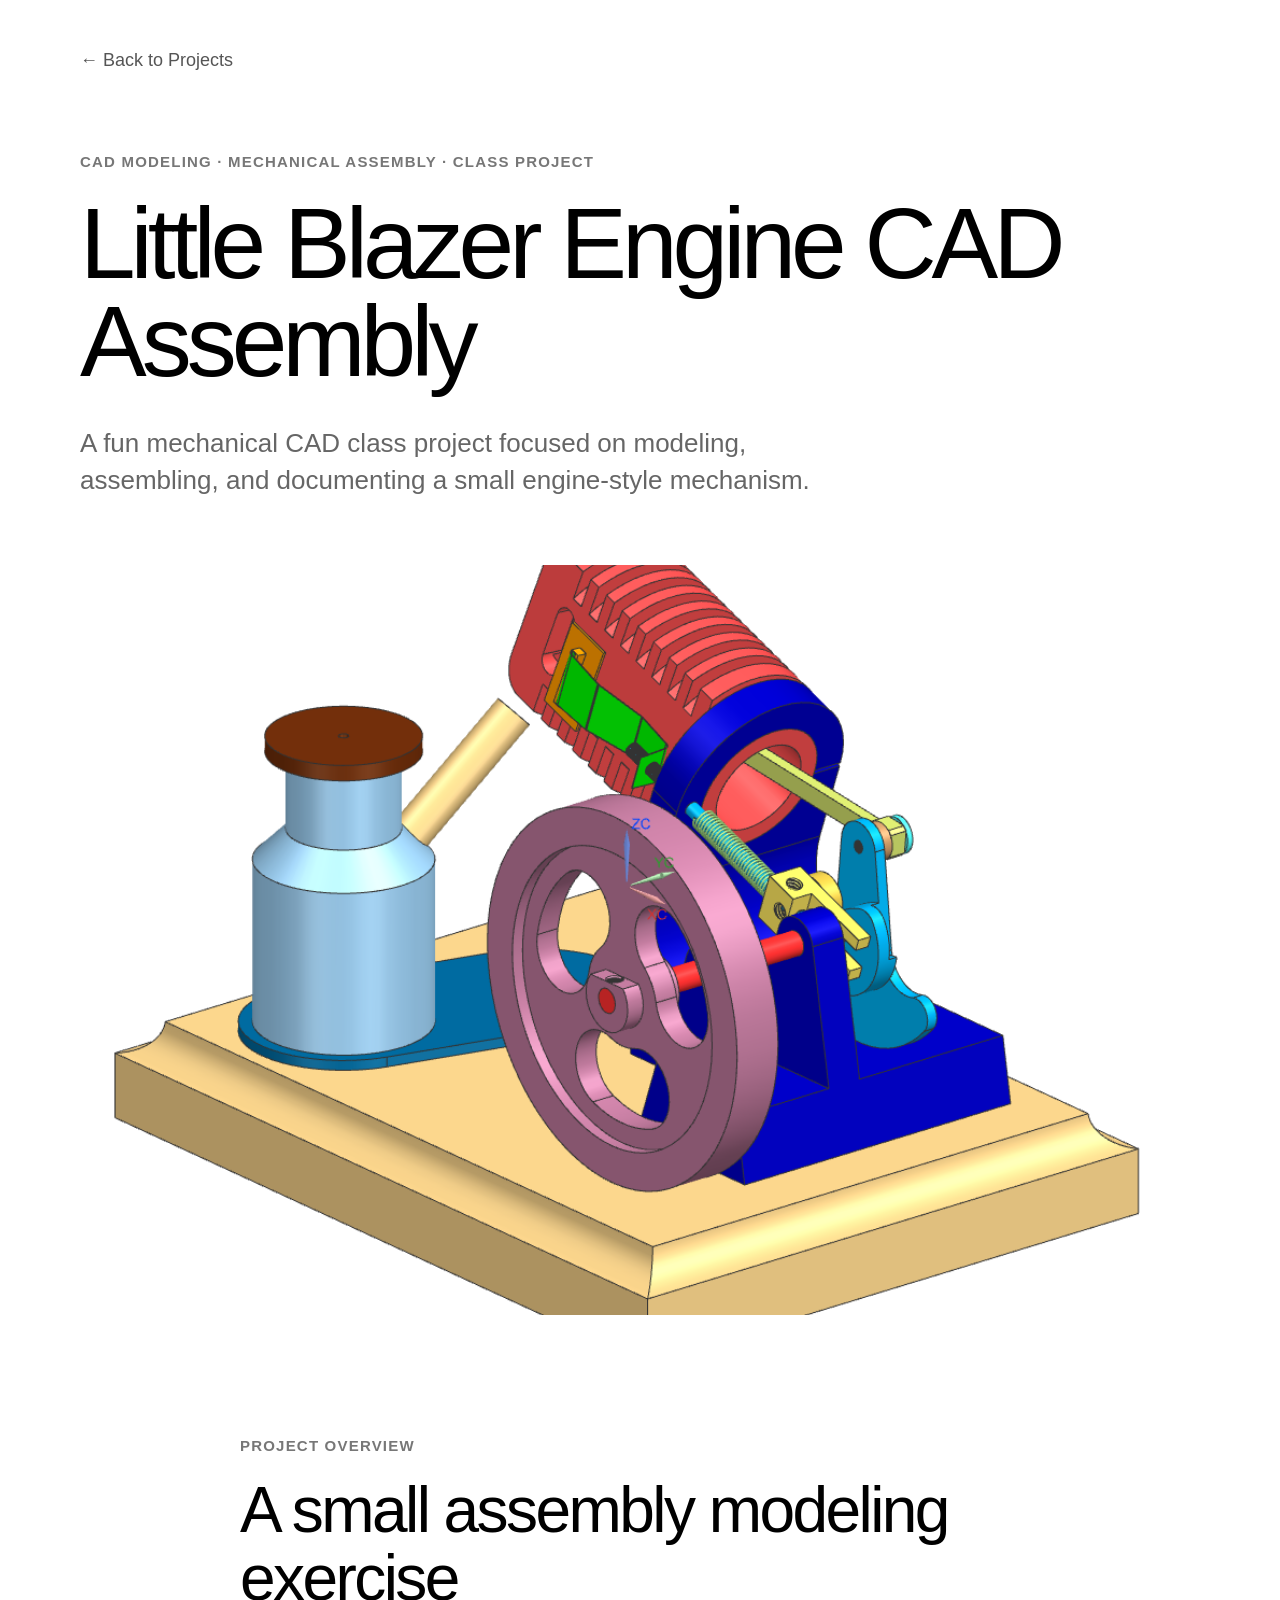
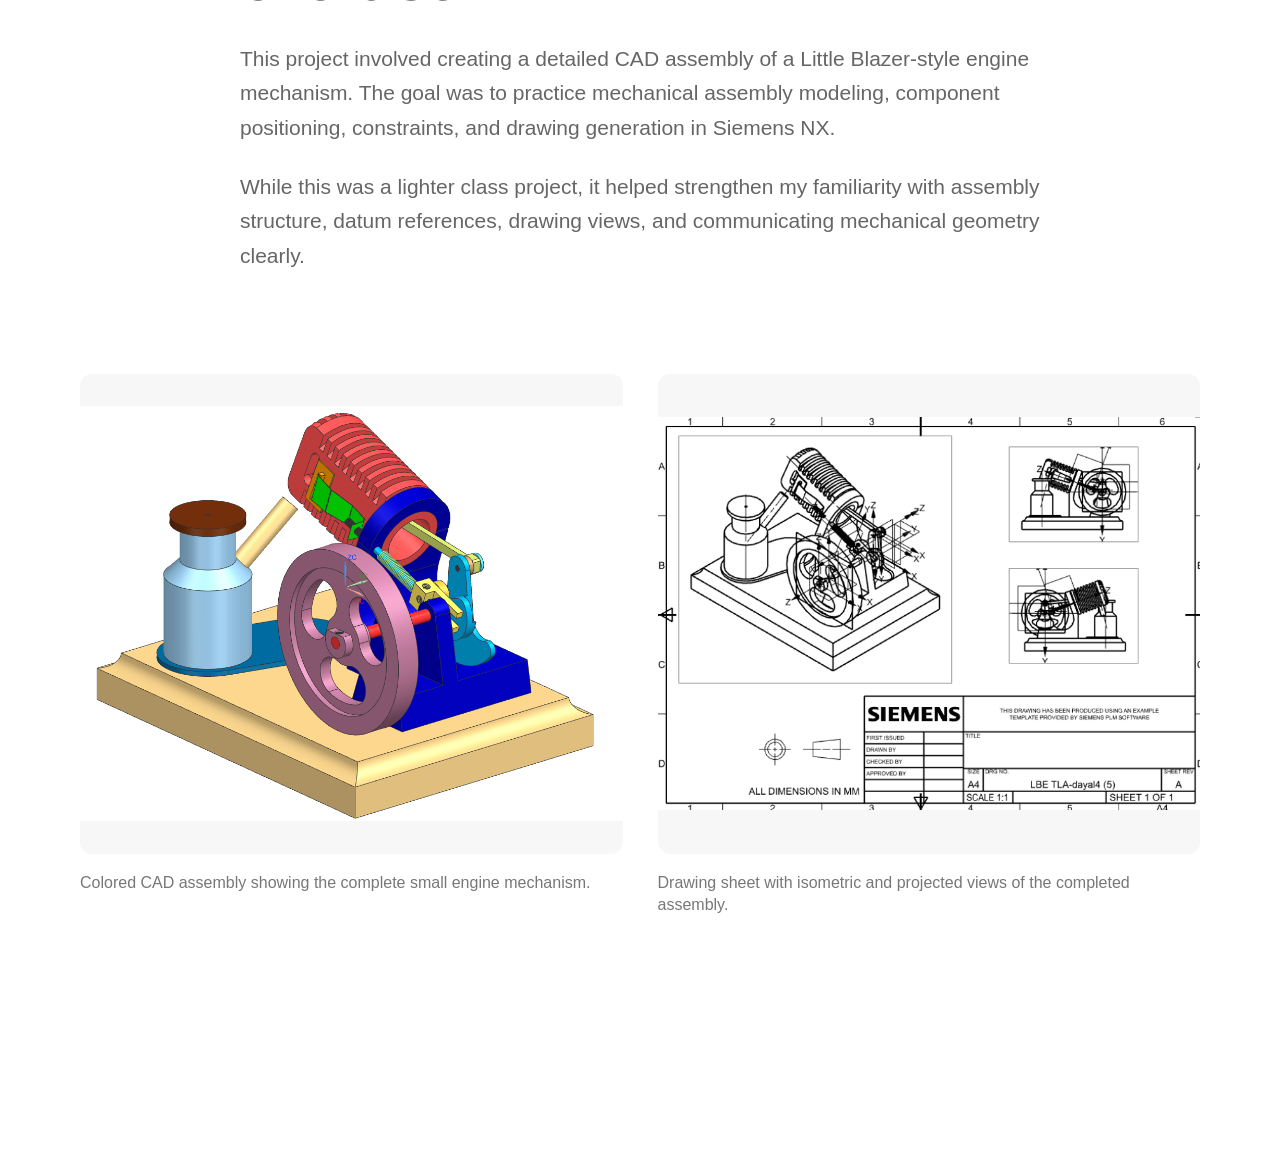
<file: little-blazer-engine.html>
<!DOCTYPE html>
<html lang="en">
<head>
  <meta charset="UTF-8">
  <meta name="viewport" content="width=device-width, initial-scale=1.0">
  <title>Little Blazer Engine | Aryan Dayal</title>
  <link rel="stylesheet" href="style.css">
</head>

<body>
  <main class="project-page">

    <a class="back-link" href="index.html">← Back to Projects</a>

    <header class="project-header">
      <p class="project-label">CAD MODELING · MECHANICAL ASSEMBLY · CLASS PROJECT</p>

      <h1>Little Blazer Engine CAD Assembly</h1>

      <p class="project-intro">
        A fun mechanical CAD class project focused on modeling, assembling, and documenting a small engine-style mechanism.
      </p>
    </header>

    <img
      class="project-hero-image"
      src="images/little-blazer-cad.png"
      alt="Little Blazer engine CAD assembly"
    >

    <section class="project-text">
      <p class="section-label">PROJECT OVERVIEW</p>
      <h2>A small assembly modeling exercise</h2>

      <p>
        This project involved creating a detailed CAD assembly of a Little Blazer-style engine mechanism.
        The goal was to practice mechanical assembly modeling, component positioning, constraints, and
        drawing generation in Siemens NX.
      </p>

      <p>
        While this was a lighter class project, it helped strengthen my familiarity with assembly structure,
        datum references, drawing views, and communicating mechanical geometry clearly.
      </p>
    </section>

    <div class="cad-grid">
      <figure>
        <img src="images/little-blazer-cad.png" alt="Colored CAD assembly of Little Blazer engine">
        <figcaption>
          Colored CAD assembly showing the complete small engine mechanism.
        </figcaption>
      </figure>

      <figure>
        <img src="images/little-blazer-drawing.png" alt="Engineering drawing of Little Blazer engine">
        <figcaption>
          Drawing sheet with isometric and projected views of the completed assembly.
        </figcaption>
      </figure>
    </div>

  </main>
</body>
</html>
</file>
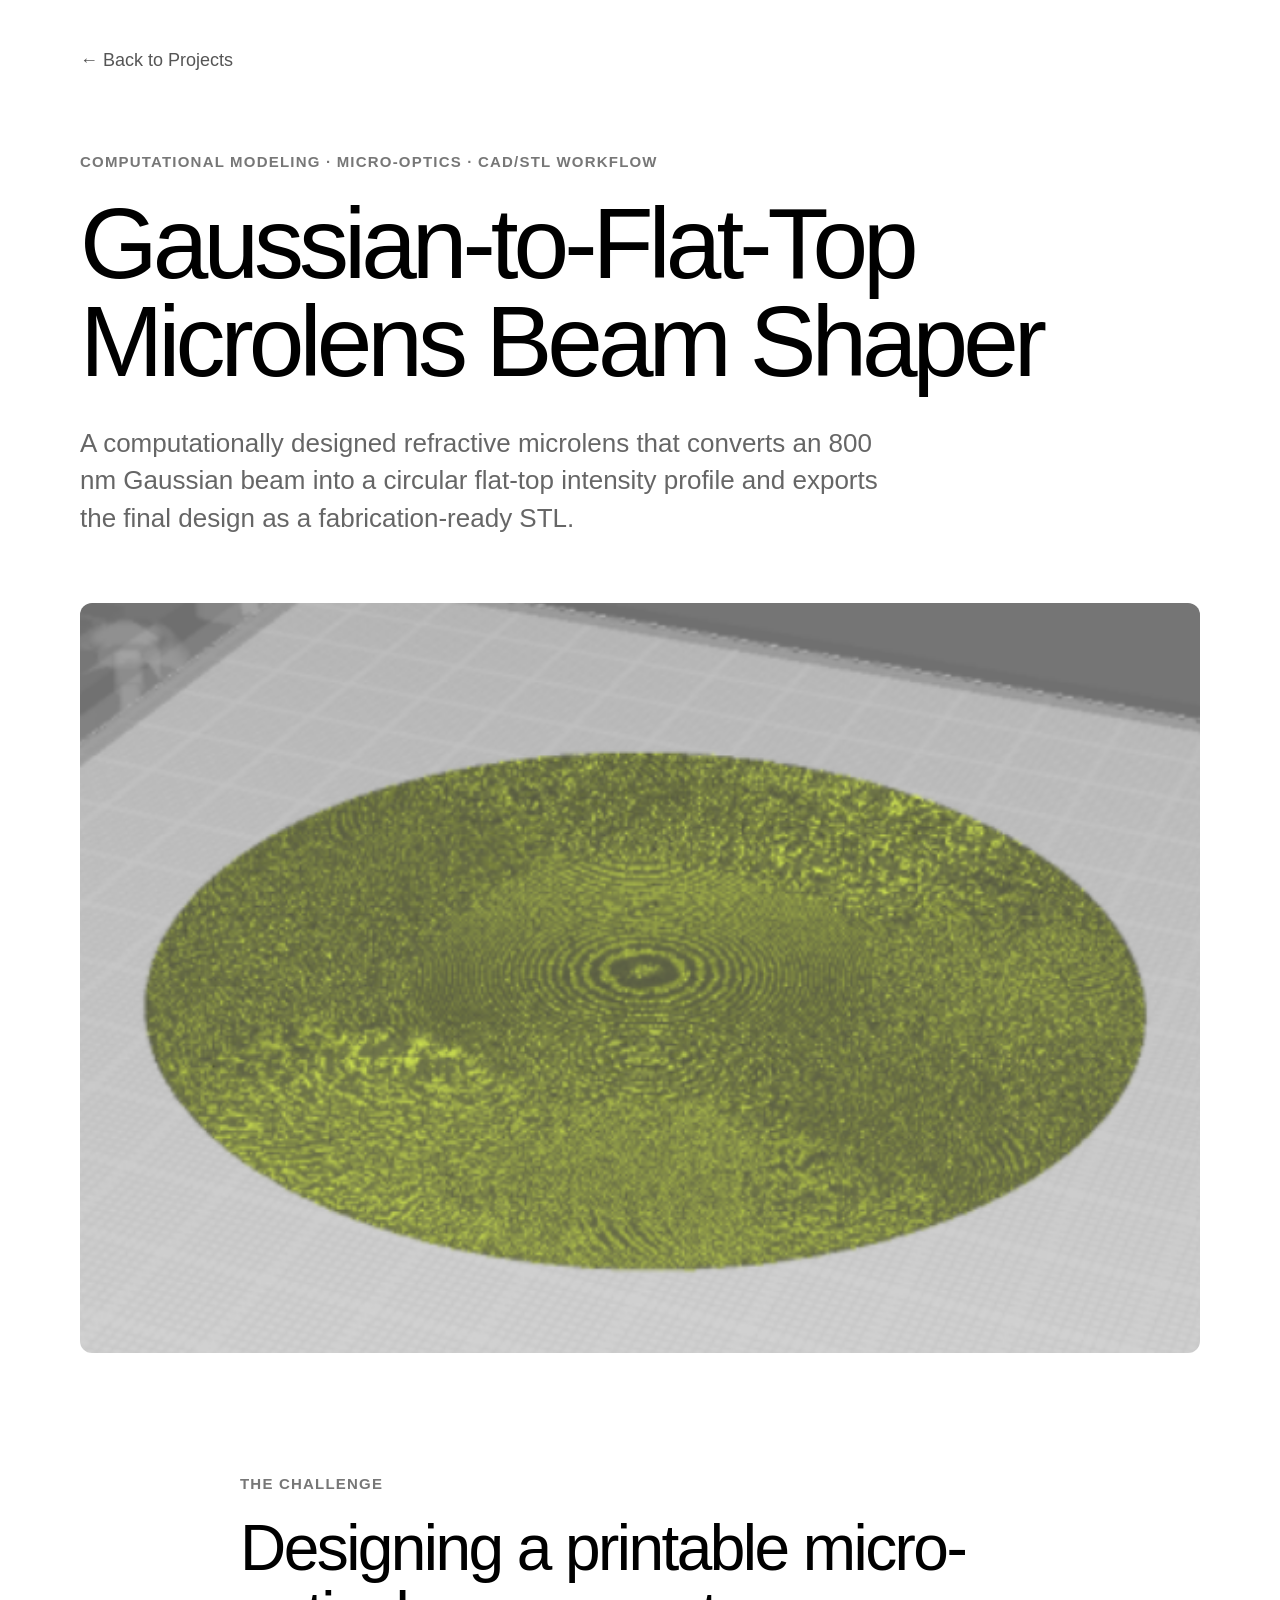
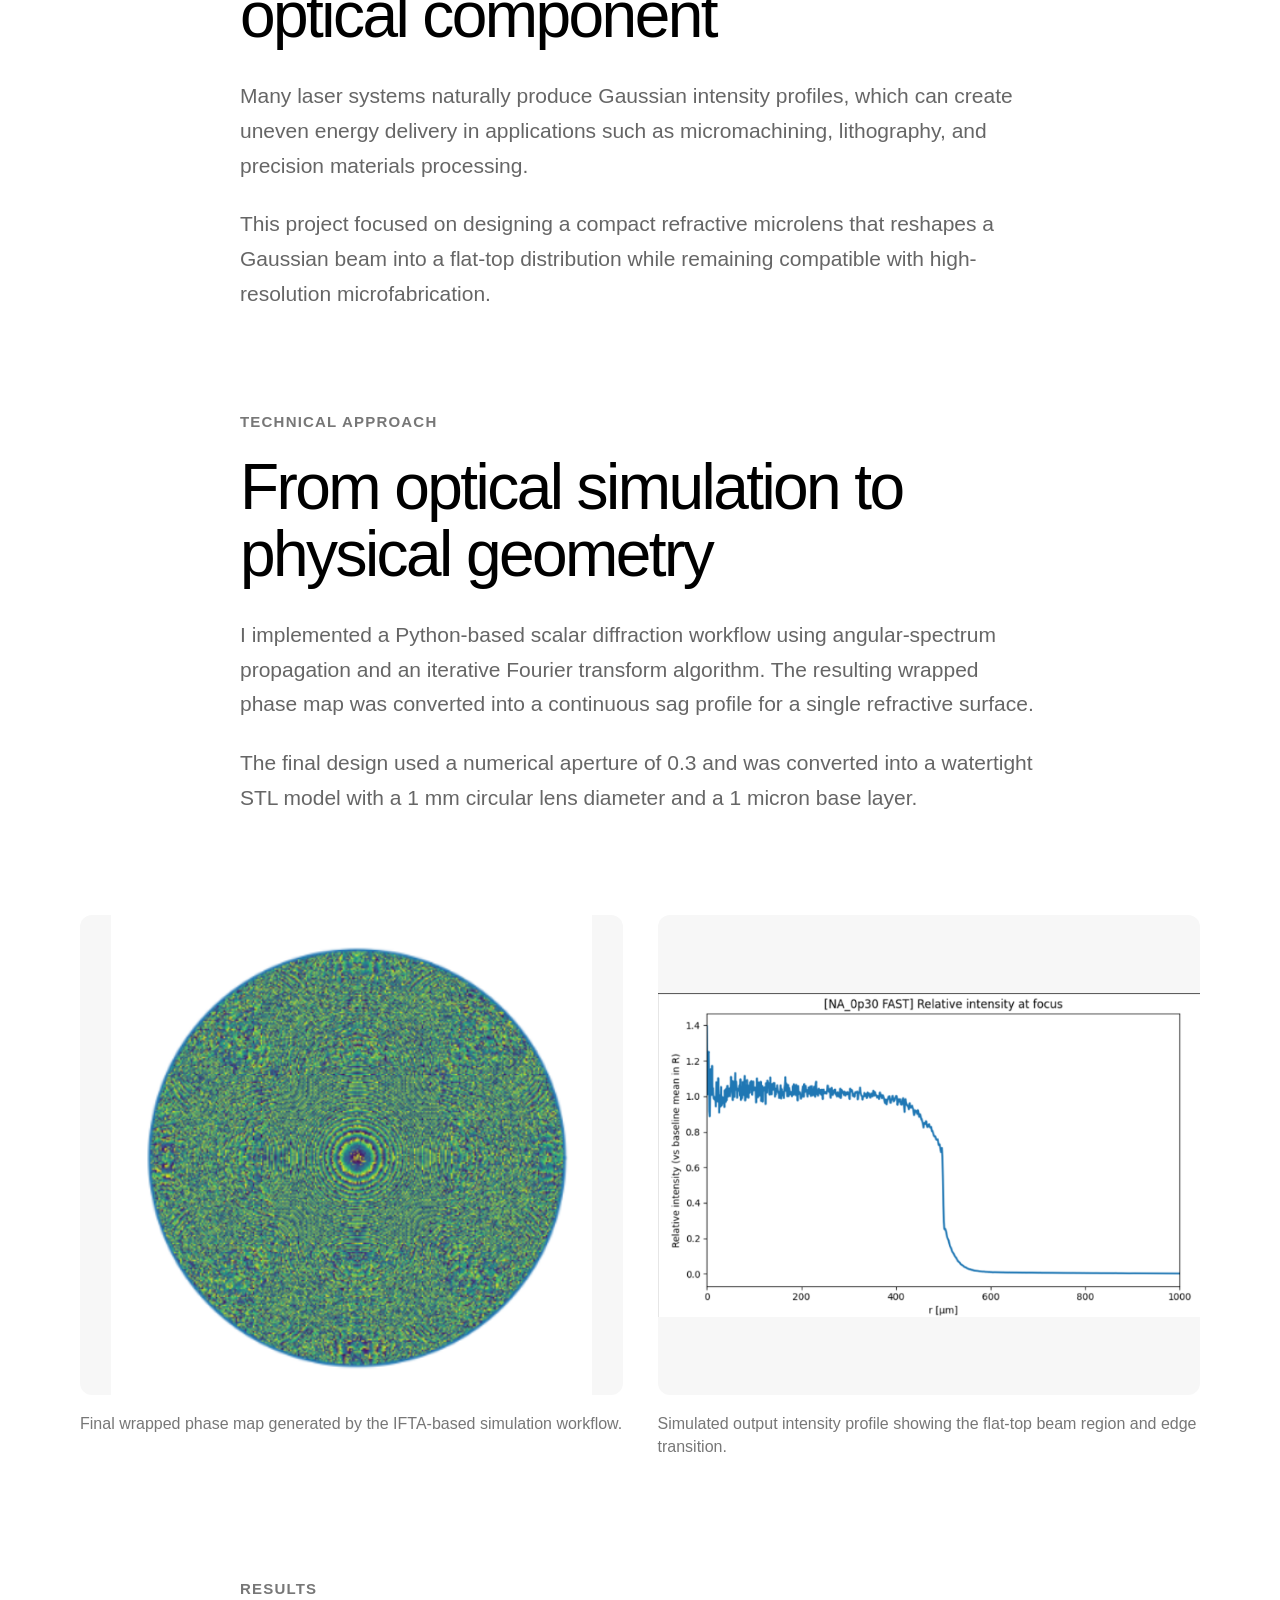
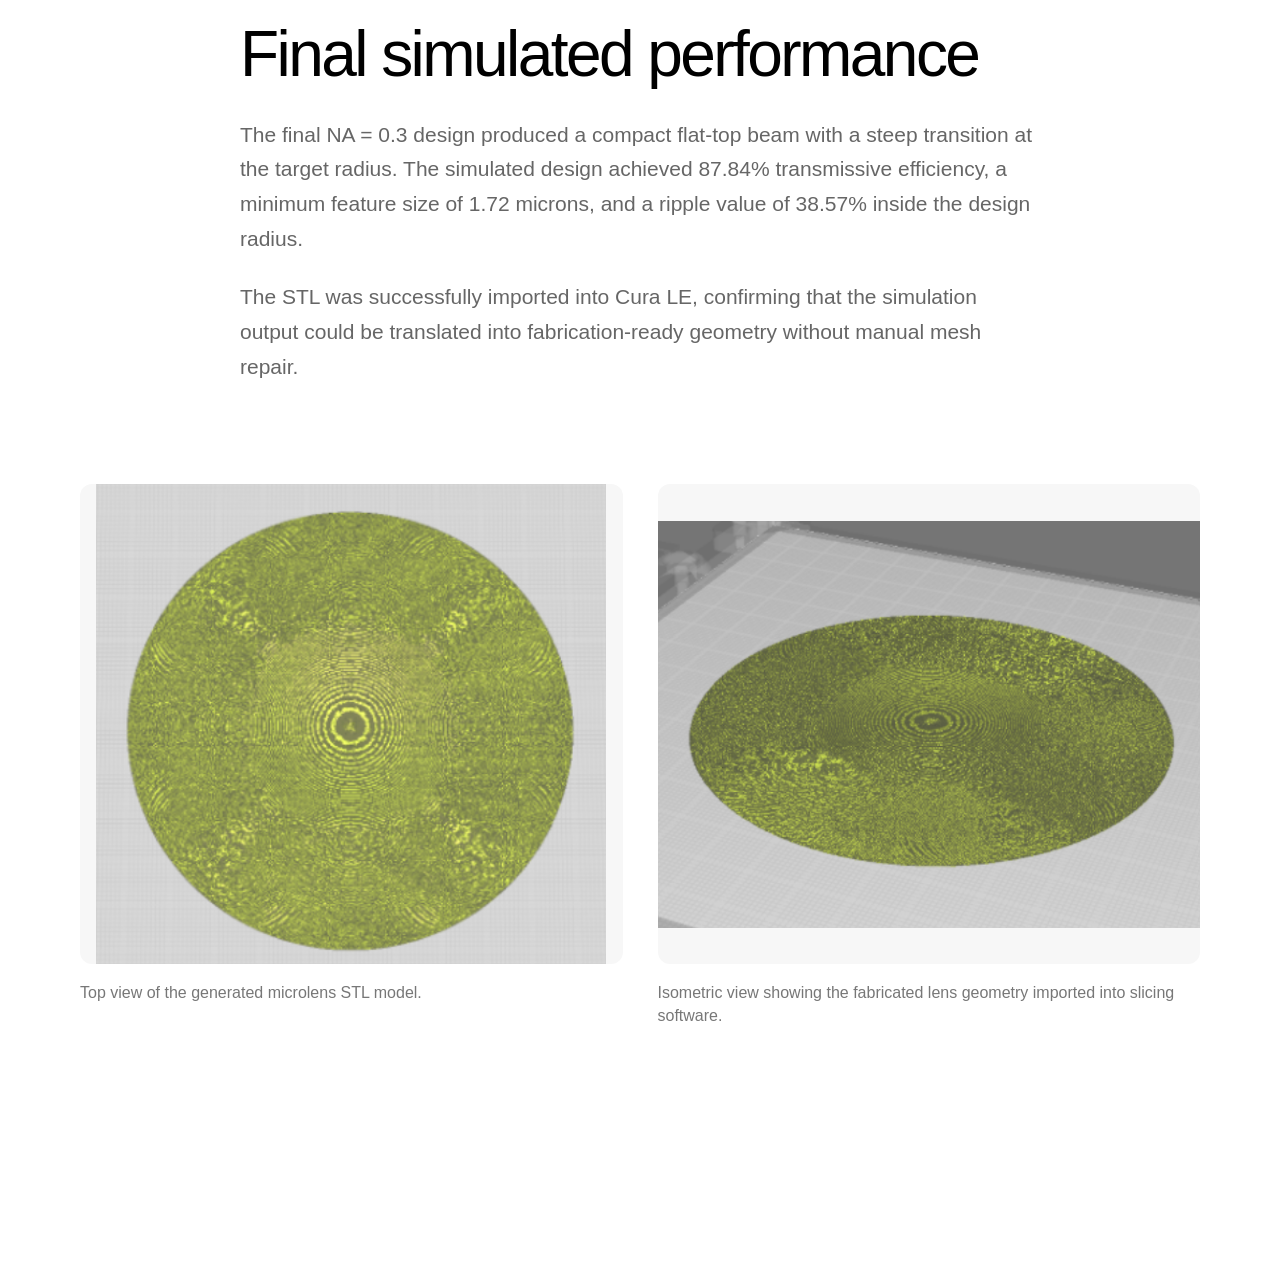
<file: microlens.html>
<!DOCTYPE html>
<html lang="en">
<head>
  <meta charset="UTF-8">
  <meta name="viewport" content="width=device-width, initial-scale=1.0">
  <title>Microlens Beam Shaper | Aryan Dayal</title>
  <link rel="stylesheet" href="style.css">
</head>

<body>
  <main class="project-page">

    <a class="back-link" href="index.html">← Back to Projects</a>

    <header class="project-header">
      <p class="project-label">COMPUTATIONAL MODELING · MICRO-OPTICS · CAD/STL WORKFLOW</p>

      <h1>Gaussian-to-Flat-Top Microlens Beam Shaper</h1>

      <p class="project-intro">
        A computationally designed refractive microlens that converts an 800 nm Gaussian beam
        into a circular flat-top intensity profile and exports the final design as a fabrication-ready STL.
      </p>
    </header>

    <img
      class="project-hero-image"
      src="images/microlens-stl-iso.png"
      alt="Isometric STL view of microlens beam shaper"
    >

    <section class="project-text">
      <p class="section-label">THE CHALLENGE</p>
      <h2>Designing a printable micro-optical component</h2>

      <p>
        Many laser systems naturally produce Gaussian intensity profiles, which can create uneven
        energy delivery in applications such as micromachining, lithography, and precision materials
        processing.
      </p>

      <p>
        This project focused on designing a compact refractive microlens that reshapes a Gaussian
        beam into a flat-top distribution while remaining compatible with high-resolution microfabrication.
      </p>
    </section>

    <section class="project-text">
      <p class="section-label">TECHNICAL APPROACH</p>
      <h2>From optical simulation to physical geometry</h2>

      <p>
        I implemented a Python-based scalar diffraction workflow using angular-spectrum propagation
        and an iterative Fourier transform algorithm. The resulting wrapped phase map was converted
        into a continuous sag profile for a single refractive surface.
      </p>

      <p>
        The final design used a numerical aperture of 0.3 and was converted into a watertight STL
        model with a 1 mm circular lens diameter and a 1 micron base layer.
      </p>
    </section>

    <div class="cad-grid">
      <figure>
        <img src="images/microlens-phase-map.png" alt="Final microlens phase map">
        <figcaption>Final wrapped phase map generated by the IFTA-based simulation workflow.</figcaption>
      </figure>

      <figure>
        <img src="images/microlens-intensity-profile.png" alt="Final simulated flat-top intensity profile">
        <figcaption>Simulated output intensity profile showing the flat-top beam region and edge transition.</figcaption>
      </figure>
    </div>

    <section class="project-text">
      <p class="section-label">RESULTS</p>
      <h2>Final simulated performance</h2>

      <p>
        The final NA = 0.3 design produced a compact flat-top beam with a steep transition at the
        target radius. The simulated design achieved 87.84% transmissive efficiency, a minimum
        feature size of 1.72 microns, and a ripple value of 38.57% inside the design radius.
      </p>

      <p>
        The STL was successfully imported into Cura LE, confirming that the simulation output could
        be translated into fabrication-ready geometry without manual mesh repair.
      </p>
    </section>

    <div class="cad-grid">
      <figure>
        <img src="images/microlens-stl-top.png" alt="Top view of microlens STL">
        <figcaption>Top view of the generated microlens STL model.</figcaption>
      </figure>

      <figure>
        <img src="images/microlens-stl-iso.png" alt="Isometric view of microlens STL">
        <figcaption>Isometric view showing the fabricated lens geometry imported into slicing software.</figcaption>
      </figure>
    </div>

  </main>
</body>
</html>
</file>
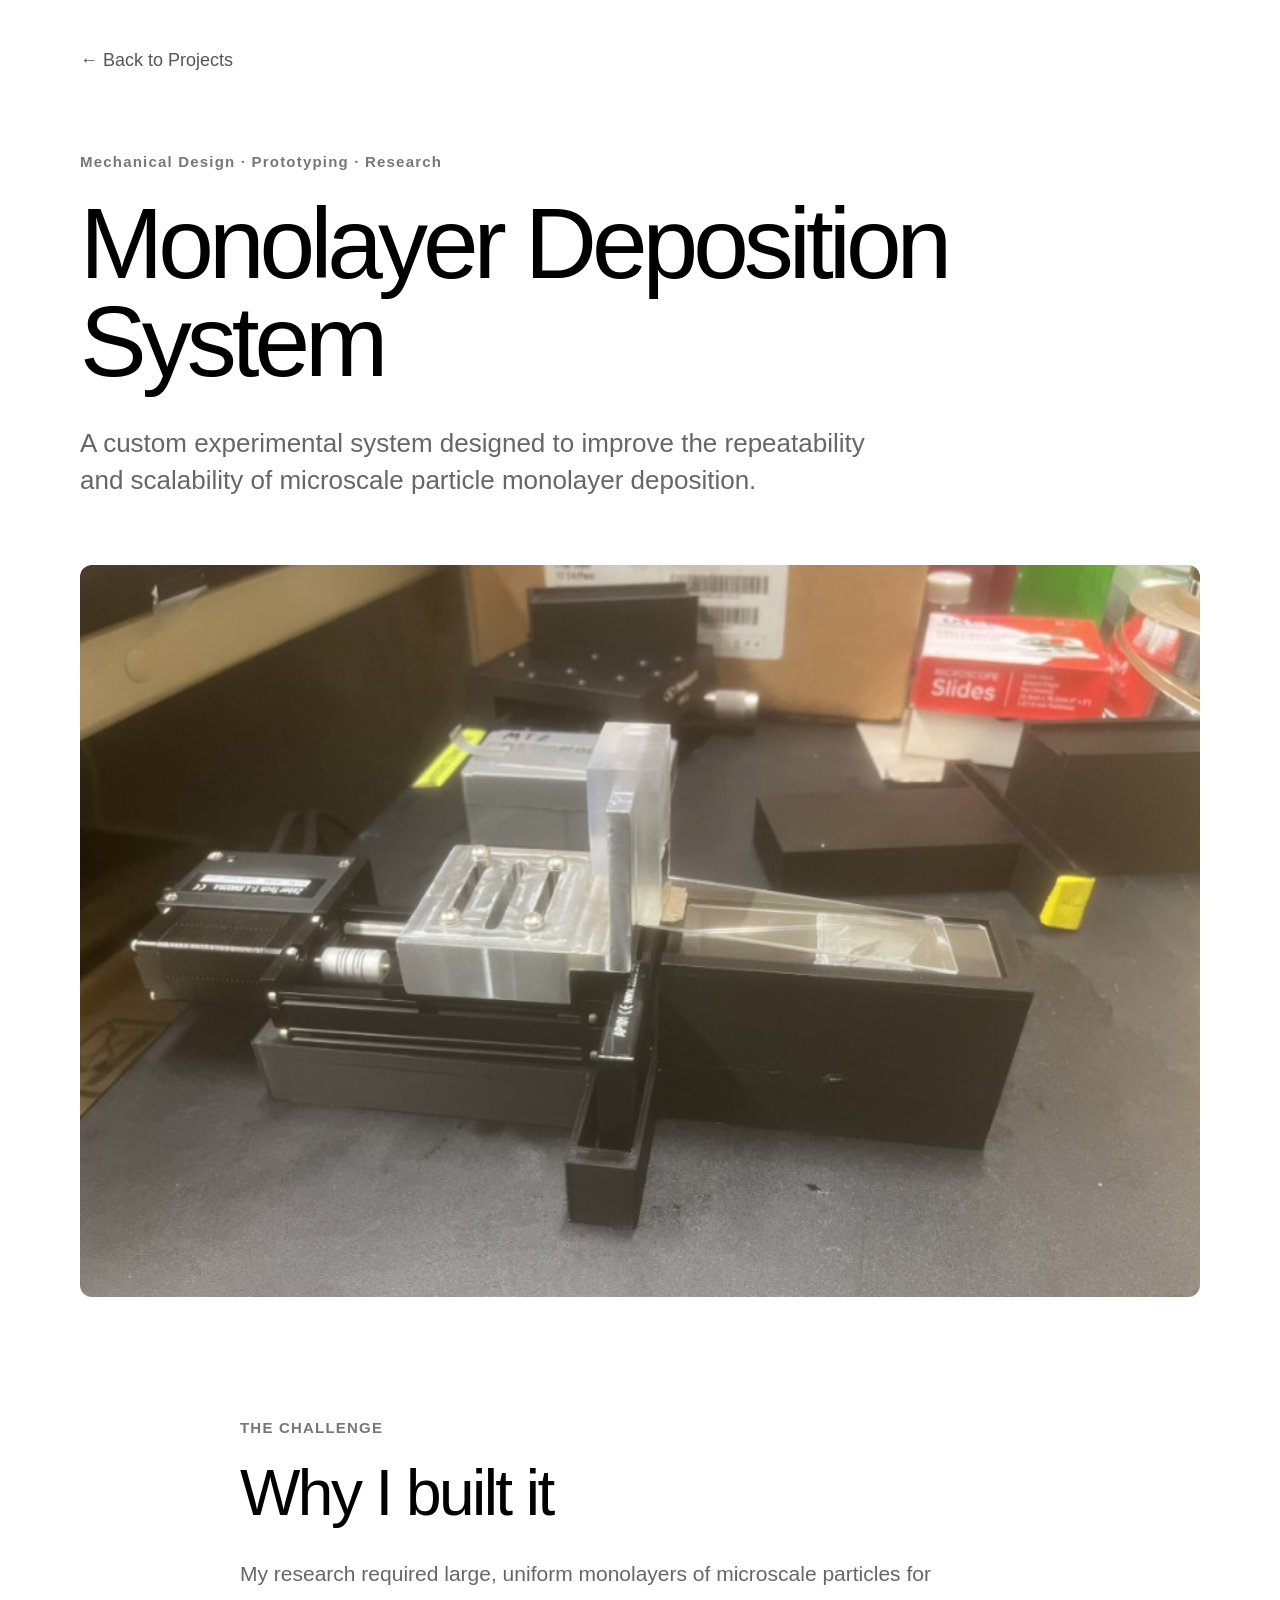
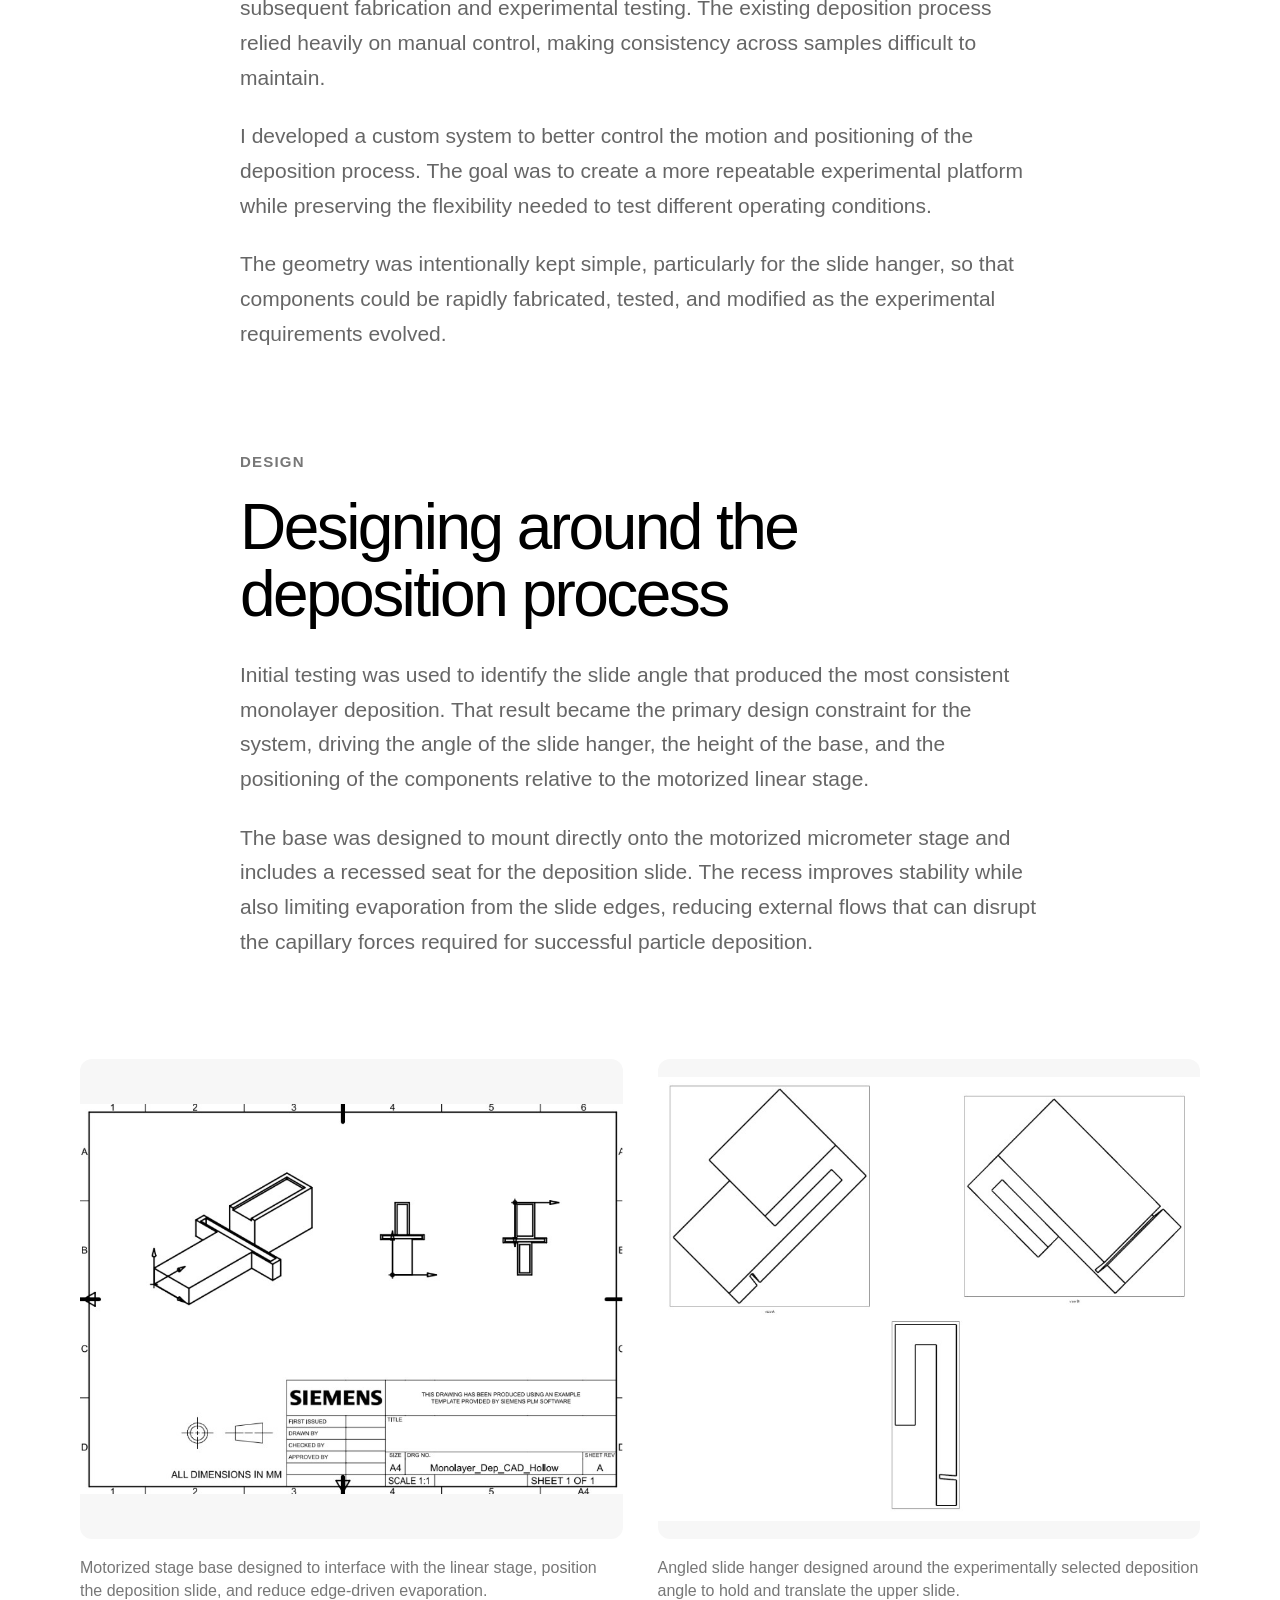
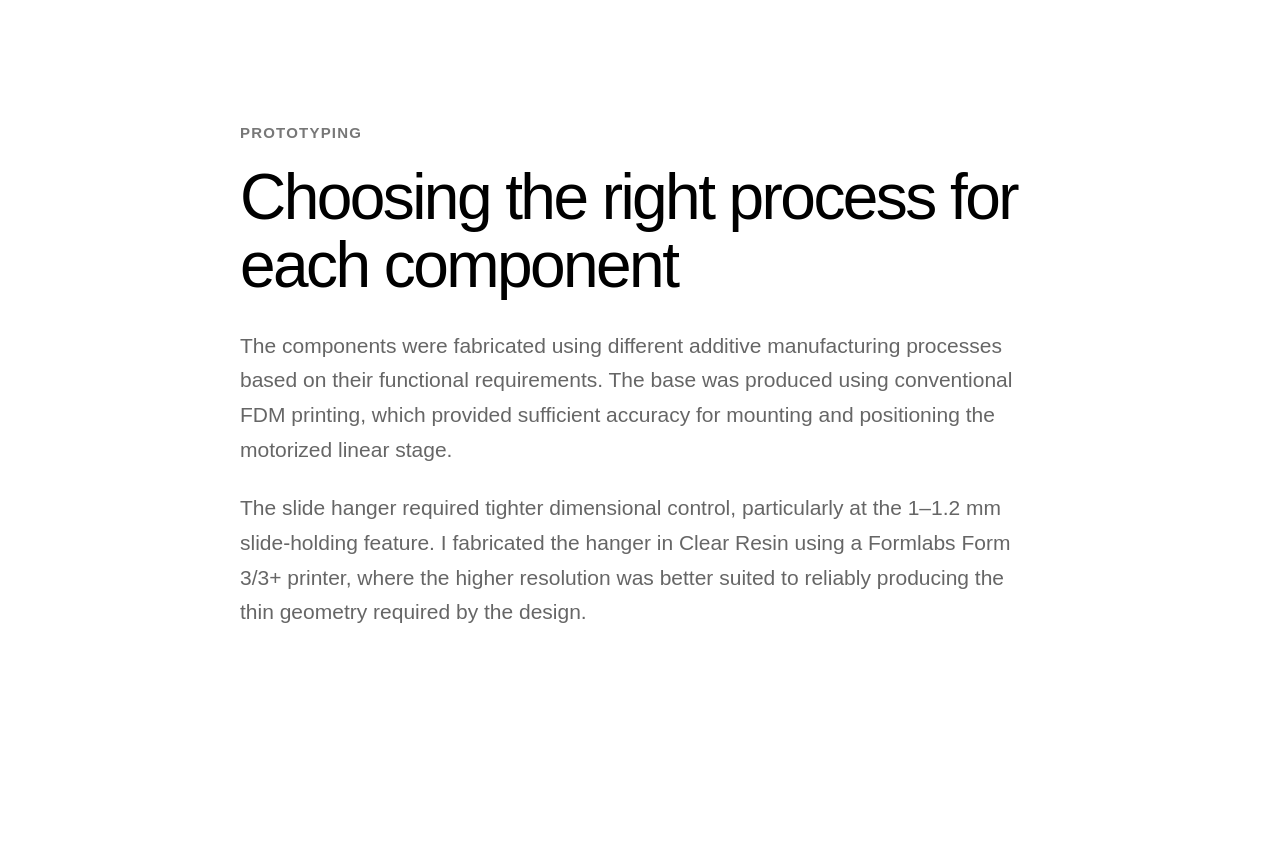
<file: monolayer.html>
<!DOCTYPE html>
<html lang="en">

<head>
  <meta charset="UTF-8">
  <meta name="viewport" content="width=device-width, initial-scale=1.0">

  <title>Monolayer Deposition System | Aryan Dayal</title>

  <link rel="stylesheet" href="style.css">
</head>

<body>

  <main class="project-page">

    <a class="back-link" href="index.html">← Back to Projects</a>

    <header class="project-header">

      <p class="project-label">Mechanical Design · Prototyping · Research</p>

      <h1>Monolayer Deposition System</h1>

      <p class="project-intro">
        A custom experimental system designed to improve the repeatability
        and scalability of microscale particle monolayer deposition.
      </p>

    </header>

    <img
      class="project-hero-image"
      src="images/monolayer-system.jpg"
      alt="Physical monolayer deposition system"
    >

    <section class="project-text">

      <p class="section-label">THE CHALLENGE</p>

      <h2>Why I built it</h2>

      <p>
        My research required large, uniform monolayers of microscale particles
        for subsequent fabrication and experimental testing. The existing
        deposition process relied heavily on manual control, making consistency
        across samples difficult to maintain.
      </p>

      <p>
        I developed a custom system to better control the motion and positioning
        of the deposition process. The goal was to create a more repeatable
        experimental platform while preserving the flexibility needed to test
        different operating conditions.
      </p>

      <p>
        The geometry was intentionally kept simple, particularly for the slide
        hanger, so that components could be rapidly fabricated, tested, and modified
        as the experimental requirements evolved.
    </p>

    </section>

    <section class="project-text">

      <p class="section-label">DESIGN</p>

      <h2>Designing around the deposition process</h2>

      <p>
        Initial testing was used to identify the slide angle that produced the
        most consistent monolayer deposition. That result became the primary
        design constraint for the system, driving the angle of the slide hanger,
        the height of the base, and the positioning of the components relative
        to the motorized linear stage.
      </p>

      <p>
        The base was designed to mount directly onto the motorized micrometer
        stage and includes a recessed seat for the deposition slide. The recess
        improves stability while also limiting evaporation from the slide edges,
        reducing external flows that can disrupt the capillary forces required
        for successful particle deposition.
      </p>

    </section>

    <div class="cad-grid">

      <figure>
        <img
          src="images/monolayer-CAD.jpg"
          alt="CAD drawing of the motorized stage base"
        >

        <figcaption>
          Motorized stage base designed to interface with the linear stage,
          position the deposition slide, and reduce edge-driven evaporation.
        </figcaption>
      </figure>

      <figure>
        <img
          src="images/monolayer-drawing.jpg"
          alt="CAD drawing of the angled slide hanger"
        >

        <figcaption>
          Angled slide hanger designed around the experimentally selected
          deposition angle to hold and translate the upper slide.
        </figcaption>
      </figure>

    </div>

    <section class="project-text">

      <p class="section-label">PROTOTYPING</p>

      <h2>Choosing the right process for each component</h2>

      <p>
        The components were fabricated using different additive manufacturing
    processes based on their functional requirements. The base was produced
    using conventional FDM printing, which provided sufficient accuracy for
    mounting and positioning the motorized linear stage.
      </p>

      <p>
       The slide hanger required tighter dimensional control, particularly at the
    1–1.2 mm slide-holding feature. I fabricated the hanger in Clear Resin using
    a Formlabs Form 3/3+ printer, where the higher resolution was better suited
    to reliably producing the thin geometry required by the design.
      </p>

    </section>

  </main>

</body>
</html>
</file>
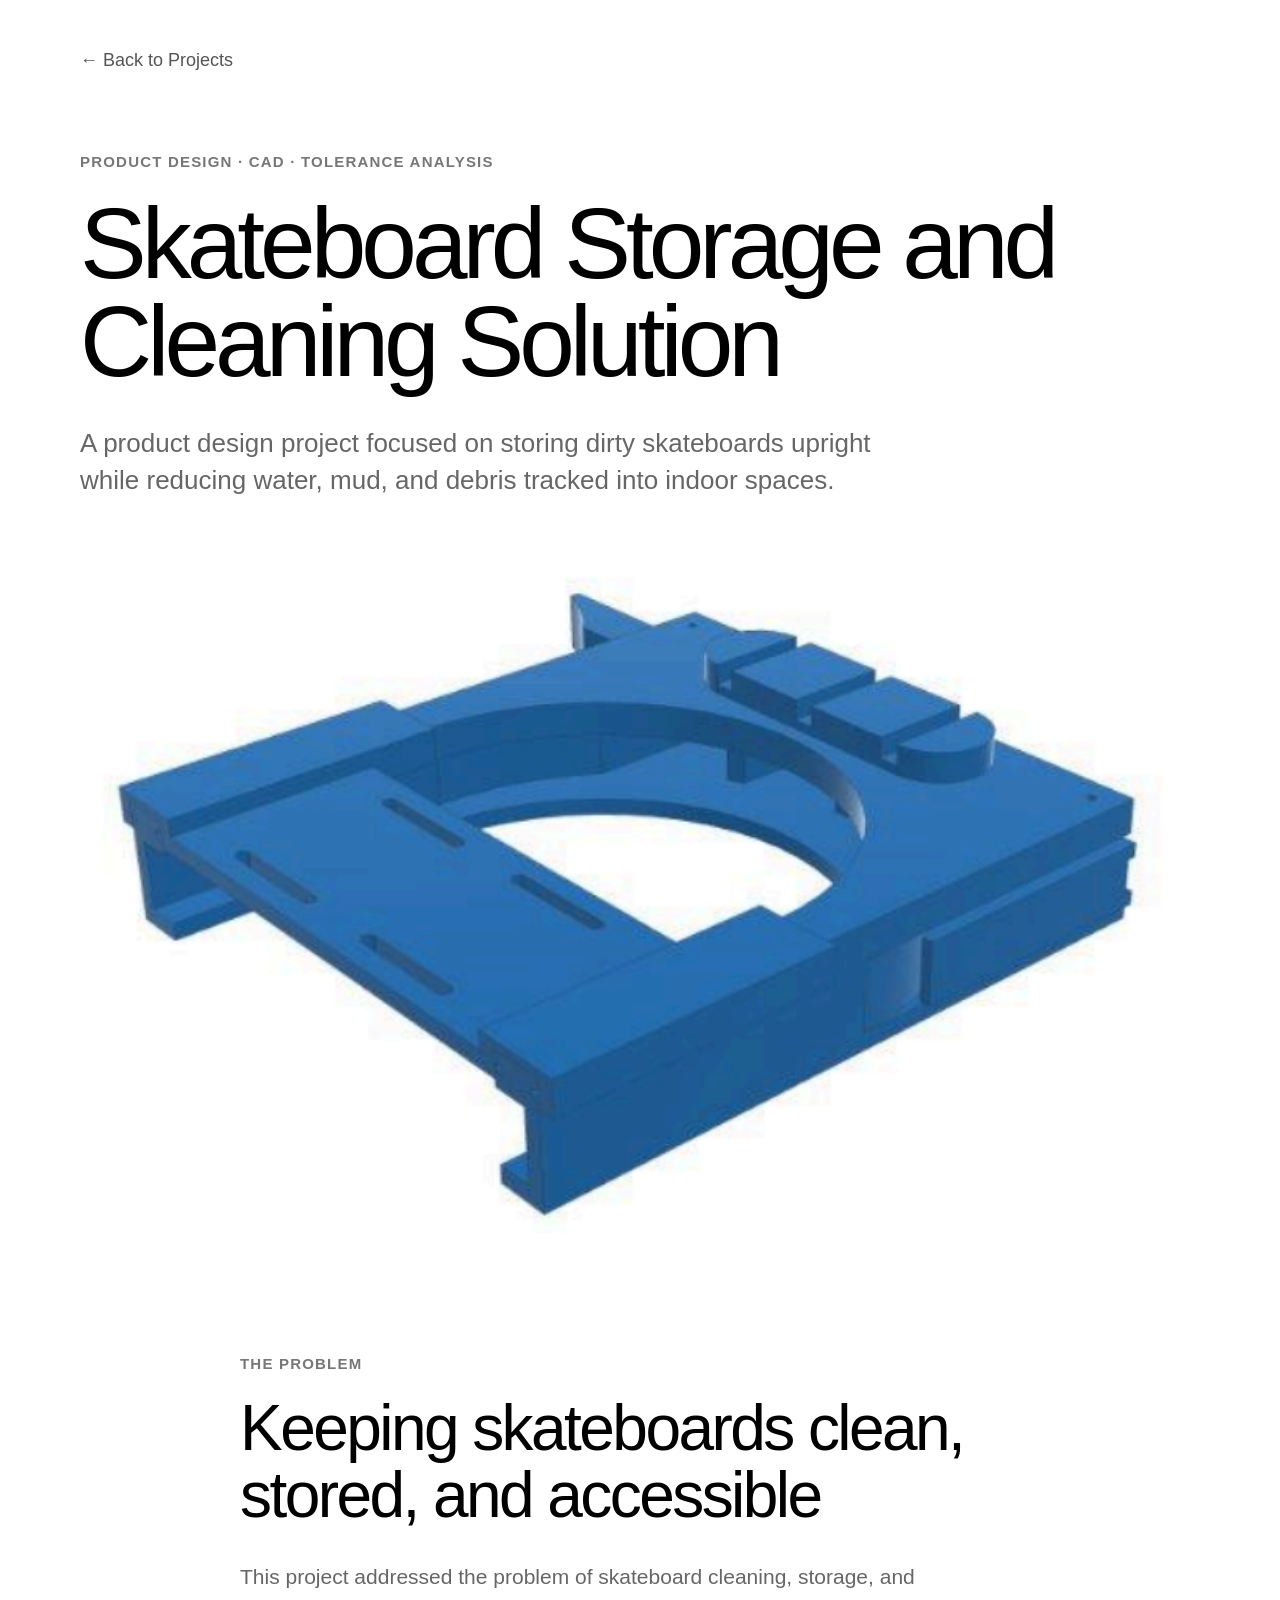
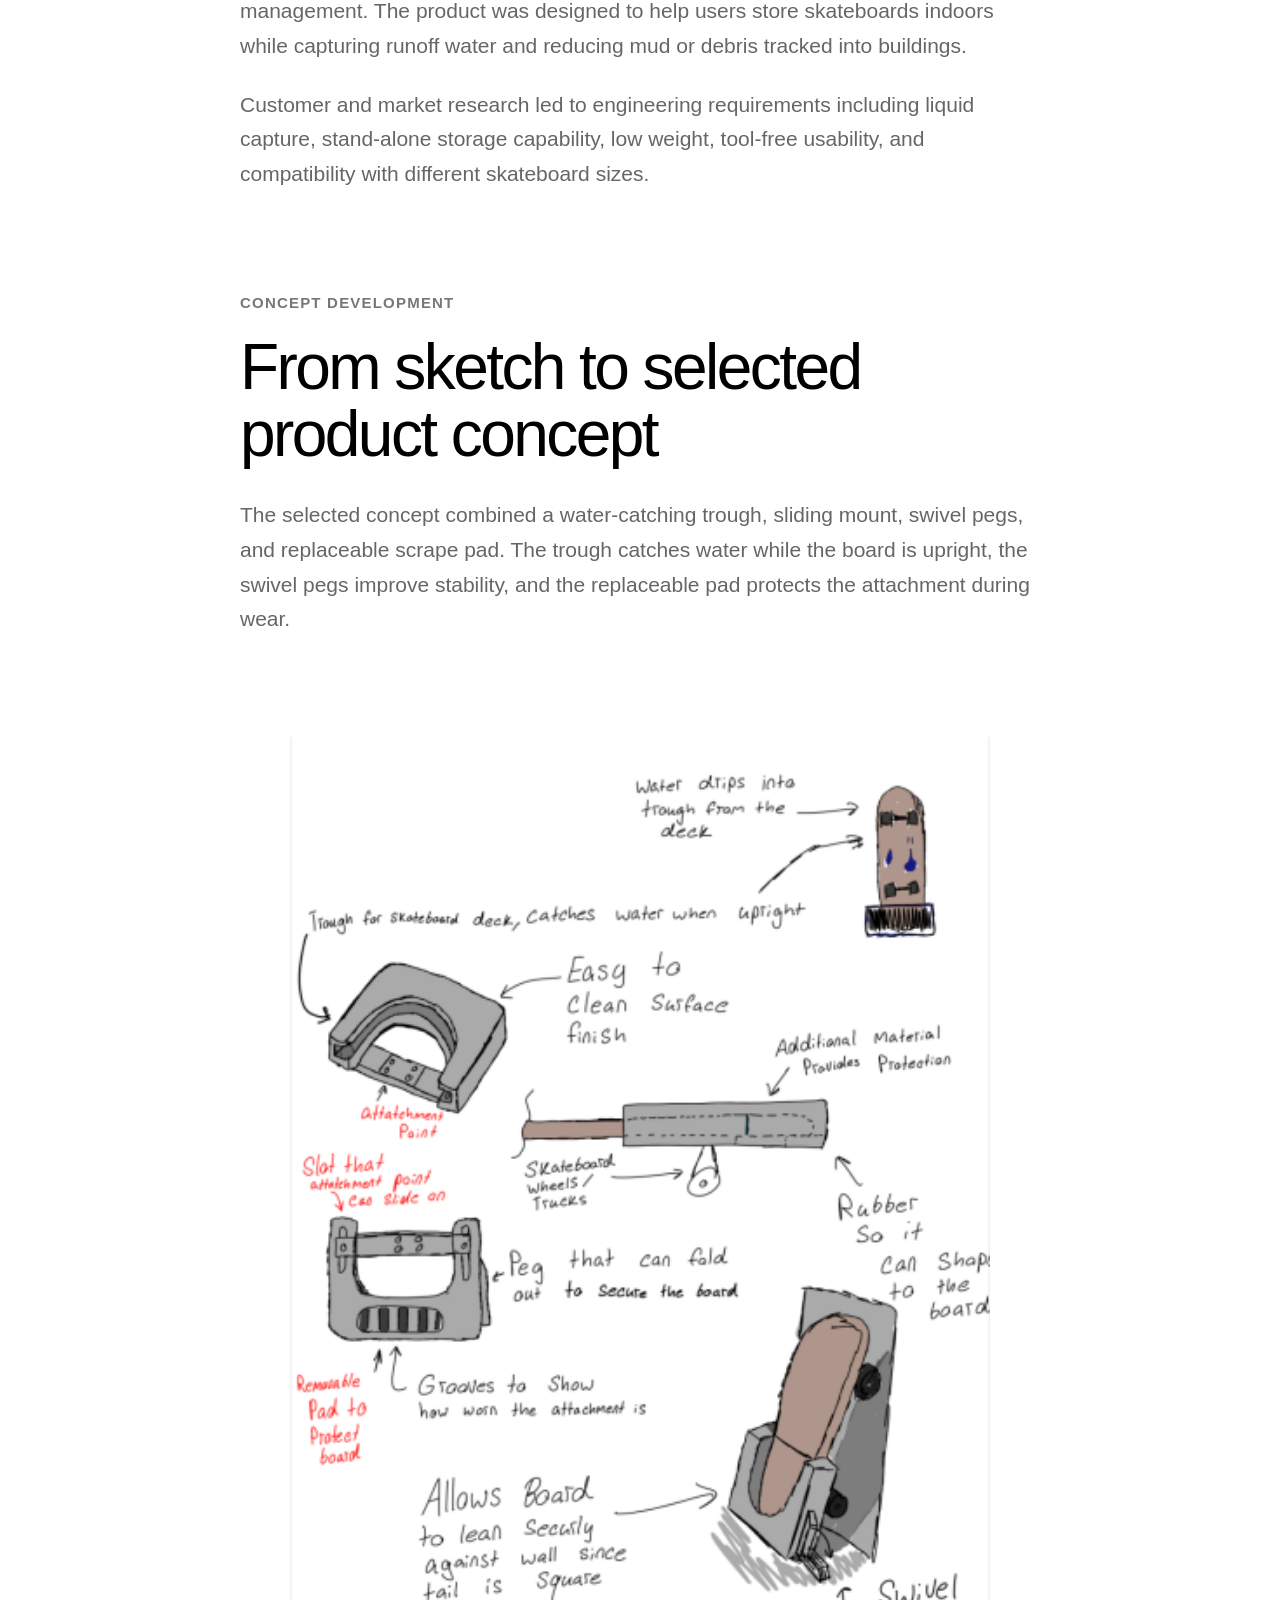
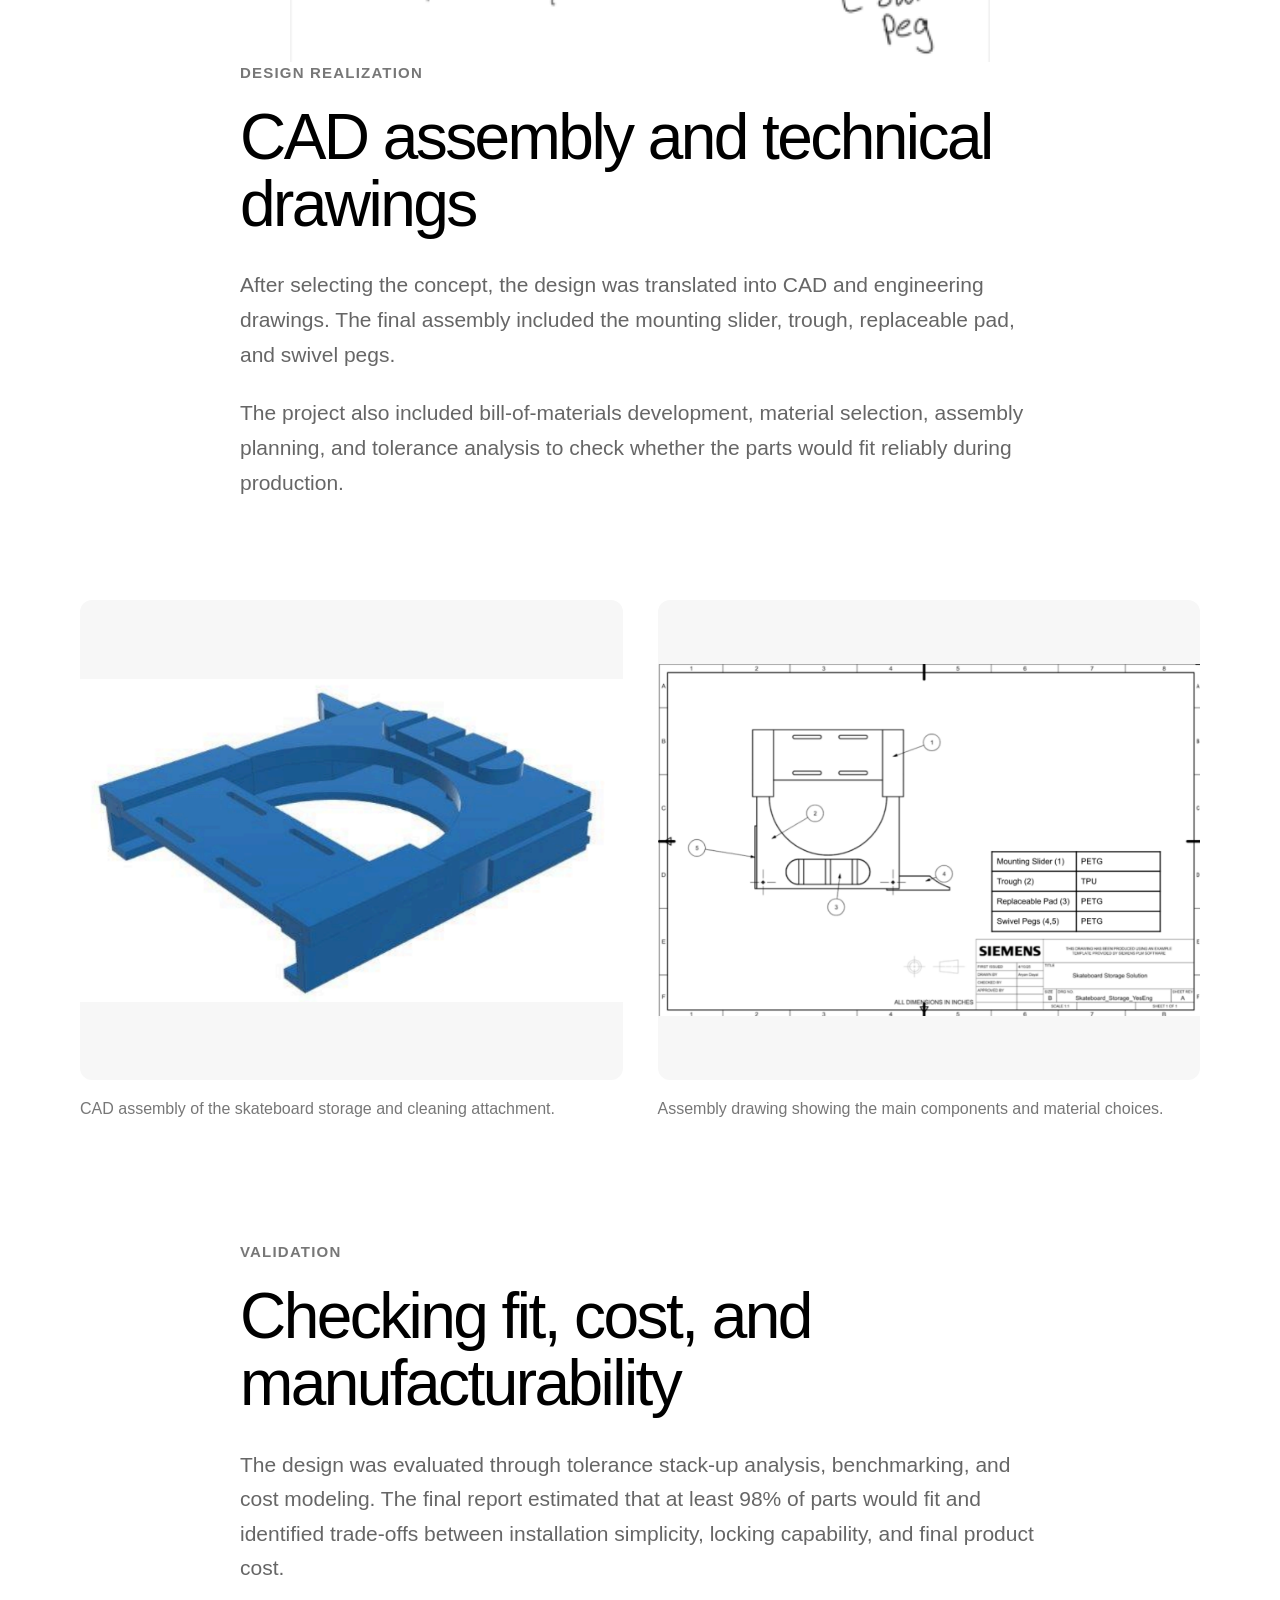
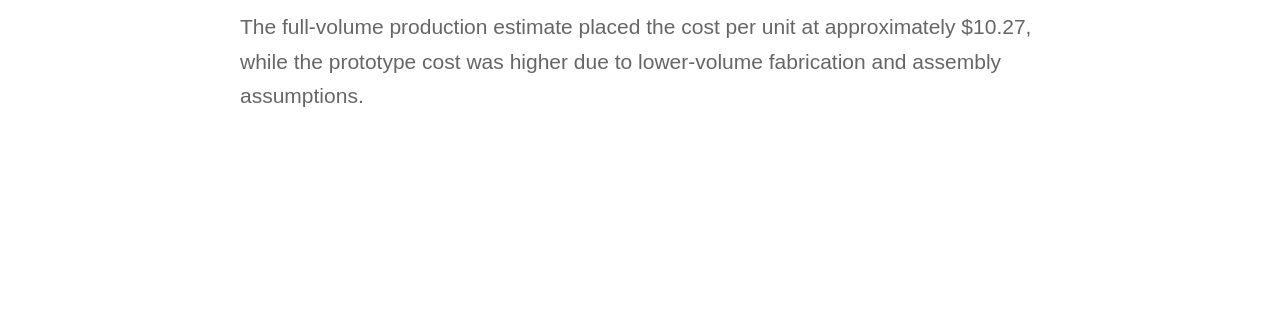
<file: skateboard-storage.html>
<!DOCTYPE html>
<html lang="en">
<head>
  <meta charset="UTF-8">
  <meta name="viewport" content="width=device-width, initial-scale=1.0">
  <title>Skateboard Storage Solution | Aryan Dayal</title>
  <link rel="stylesheet" href="style.css">
</head>

<body>
  <main class="project-page">

    <a class="back-link" href="index.html">← Back to Projects</a>

    <header class="project-header">
      <p class="project-label">PRODUCT DESIGN · CAD · TOLERANCE ANALYSIS</p>

      <h1>Skateboard Storage and Cleaning Solution</h1>

      <p class="project-intro">
        A product design project focused on storing dirty skateboards upright while reducing water,
        mud, and debris tracked into indoor spaces.
      </p>
    </header>

    <img
      class="project-hero-image"
      src="images/skateboard-cad-assembly.png"
      alt="CAD assembly of skateboard storage solution"
    >

    <section class="project-text">
      <p class="section-label">THE PROBLEM</p>
      <h2>Keeping skateboards clean, stored, and accessible</h2>

      <p>
        This project addressed the problem of skateboard cleaning, storage, and management.
        The product was designed to help users store skateboards indoors while capturing runoff
        water and reducing mud or debris tracked into buildings.
      </p>

      <p>
        Customer and market research led to engineering requirements including liquid capture,
        stand-alone storage capability, low weight, tool-free usability, and compatibility with
        different skateboard sizes.
      </p>
    </section>

    <section class="project-text">
      <p class="section-label">CONCEPT DEVELOPMENT</p>
      <h2>From sketch to selected product concept</h2>

      <p>
        The selected concept combined a water-catching trough, sliding mount, swivel pegs,
        and replaceable scrape pad. The trough catches water while the board is upright, the
        swivel pegs improve stability, and the replaceable pad protects the attachment during wear.
      </p>
    </section>

    <img
      class="project-wide-image"
      src="images/skateboard-concept-sketch.png"
      alt="Primary concept sketch for skateboard storage solution"
    >

    <section class="project-text">
      <p class="section-label">DESIGN REALIZATION</p>
      <h2>CAD assembly and technical drawings</h2>

      <p>
        After selecting the concept, the design was translated into CAD and engineering drawings.
        The final assembly included the mounting slider, trough, replaceable pad, and swivel pegs.
      </p>

      <p>
        The project also included bill-of-materials development, material selection, assembly planning,
        and tolerance analysis to check whether the parts would fit reliably during production.
      </p>
    </section>

    <div class="cad-grid">
      <figure>
        <img src="images/skateboard-cad-assembly.png" alt="CAD model of skateboard storage product">
        <figcaption>
          CAD assembly of the skateboard storage and cleaning attachment.
        </figcaption>
      </figure>

      <figure>
        <img src="images/skateboard-assembly-drawing.png" alt="Engineering drawing of skateboard storage product">
        <figcaption>
          Assembly drawing showing the main components and material choices.
        </figcaption>
      </figure>
    </div>

    <section class="project-text">
      <p class="section-label">VALIDATION</p>
      <h2>Checking fit, cost, and manufacturability</h2>

      <p>
        The design was evaluated through tolerance stack-up analysis, benchmarking, and cost modeling.
        The final report estimated that at least 98% of parts would fit and identified trade-offs between
        installation simplicity, locking capability, and final product cost.
      </p>

      <p>
        The full-volume production estimate placed the cost per unit at approximately $10.27, while
        the prototype cost was higher due to lower-volume fabrication and assembly assumptions.
      </p>
    </section>

  </main>
</body>
</html>
</file>
<file: style.css>
* {
  box-sizing: border-box;
}

body {
  margin: 0;
  font-family: Arial, Helvetica, sans-serif;
  background: #ffffff;
  color: #000000;
}

.hero {
  min-height: 100vh;
  max-width: 1100px;
  margin: 0 auto;
  padding: 60px 24px 80px;
  text-align: center;

  display: flex;
  flex-direction: column;
  align-items: center;
}

.profile-photo {
  width: 280px;
  height: 340px;
  border-radius: 16px;
  object-fit: cover;
  object-position: center;
  border: 1px solid #dddddd;
  margin-bottom: 45px;
  display: block;
}

h1 {
  font-size: clamp(48px, 6vw, 78px);
  line-height: 1.05;
  letter-spacing: -0.04em;
  font-weight: 500;
  max-width: 1050px;
  margin: 0 0 30px;
}

p {
  font-size: 22px;
  line-height: 1.5;
  color: #777777;
  max-width: 780px;
  margin: 0 0 28px;
}

.buttons {
  margin-top: 18px;
  display: flex;
  gap: 18px;
  justify-content: center;
}

.buttons a {
  background: #262626;
  color: #ffffff;
  text-decoration: none;
  font-size: 20px;
  font-weight: 700;
  padding: 16px 28px;
  border-radius: 12px;
}

.buttons a:hover {
  background: #000000;
}

@media (max-width: 700px) {
  .hero {
    padding: 40px 20px 60px;
  }

  .profile-photo {
    width: 220px;
    height: 280px;
    border-radius: 14px;
  }

  h1 {
    font-size: 44px;
  }

  p {
    font-size: 18px;
  }
}

.projects {
  max-width: 1280px;
  margin: 0 auto;
  padding: 40px 48px 100px;
}

.projects h2 {
  text-align: center;
  font-size: clamp(42px, 5vw, 64px);
  line-height: 1.05;
  font-weight: 500;
  letter-spacing: -0.04em;
  margin: 0 0 55px;
}

.project-grid {
  display: grid;
  grid-template-columns: repeat(2, 1fr);
  gap: 70px 64px;
}

.project-card {
  text-decoration: none;
  color: #000000;
}

.project-image {
  width: 100%;
  aspect-ratio: 1.35 / 1;
  border-radius: 10px;
  overflow: hidden;
  margin-bottom: 14px;
}

.placeholder {
  background: #eeeeee;
  border: 1px dashed #bdbdbd;
  color: #777777;
  font-size: 24px;
  display: flex;
  align-items: center;
  justify-content: center;
}

.project-info {
  display: grid;
  grid-template-columns: 1fr auto;
  gap: 20px;
  align-items: start;
}

.project-info h3 {
  font-size: clamp(30px, 3vw, 42px);
  line-height: 1.05;
  font-weight: 500;
  letter-spacing: -0.04em;
  margin: 0;
}

.project-info span {
  font-size: clamp(24px, 2.4vw, 34px);
  line-height: 1;
  margin-top: 4px;
}

@media (max-width: 800px) {
  .projects {
    padding: 30px 22px 80px;
  }

  .project-grid {
    grid-template-columns: 1fr;
    gap: 50px;
  }
}

/* EXPERIENCE */

.experience {
  max-width: 850px;
  margin: 0 auto;
  padding: 80px 24px 120px;
}

.experience h2,
.awards h2 {
  font-size: clamp(52px, 6vw, 76px);
  line-height: 1;
  font-weight: 500;
  letter-spacing: -0.04em;
  margin: 0 0 55px;
}

.experience-list {
  display: flex;
  flex-direction: column;
  gap: 20px;
}

.experience-card {
  border: 1px dashed #d2d2d2;
  border-radius: 14px;
  padding: 34px 40px;
}

.experience-card.featured {
  border: 2px solid #262626;
}

.experience-card h3 {
  font-size: 28px;
  font-weight: 500;
  margin: 0 0 10px;
}

.experience-card .role {
  font-size: 20px;
  color: #777777;
  margin: 0 0 32px;
}

.experience-card .details {
  font-size: 19px;
  color: #222222;
  margin: 0;
}


/* HONORS AND AWARDS */

.awards {
  max-width: 1000px;
  margin: 0 auto;
  padding: 80px 24px 130px;
  text-align: center;
}

.awards h2 {
  text-align: left;
}

.award-item {
  max-width: 800px;
  margin: 0 auto 55px;
}

.award-item h3 {
  font-size: 38px;
  font-weight: 500;
  margin: 0 0 20px;
}

.award-item p {
  font-size: 22px;
  line-height: 1.5;
  color: #777777;
  margin: 0 auto;
}


/* CONTACT */

.contact {
  max-width: 1100px;
  margin: 0 auto;
  padding: 90px 24px 120px;
  text-align: center;
}

.contact h2 {
  font-size: clamp(52px, 6vw, 76px);
  line-height: 1;
  font-weight: 500;
  letter-spacing: -0.04em;
  margin: 0 0 24px;
}

.contact p {
  font-size: 21px;
  color: #777777;
  margin: 0 auto 30px;
}

.contact a {
  display: inline-block;
  background: #262626;
  color: #ffffff;
  text-decoration: none;
  font-size: 21px;
  font-weight: 700;
  padding: 16px 25px;
  border-radius: 12px;
}

.contact a:hover {
  background: #000000;
}


/* MOBILE */

@media (max-width: 700px) {
  .experience,
  .awards,
  .contact {
    padding-left: 22px;
    padding-right: 22px;
  }

  .experience-card {
    padding: 28px 25px;
  }

  .award-item h3 {
    font-size: 30px;
  }
}

.experience-card .summary {
  font-size: 18px;
  line-height: 1.55;
  color: #555555;
  max-width: none;
  margin: 0 0 32px;
}

.contact-buttons {
  display: flex;
  justify-content: center;
  gap: 16px;
  flex-wrap: wrap;
}
/* =========================
   PROJECT PAGE
========================= */

.project-page {
  max-width: 1200px;
  margin: 0 auto;
  padding: 50px 40px 120px;
}

.back-link {
  display: inline-block;
  margin-bottom: 80px;
  color: #555555;
  text-decoration: none;
  font-size: 18px;
}

.back-link:hover {
  color: #000000;
}

.project-header {
  max-width: 1050px;
  margin-bottom: 65px;
}

.project-label,
.section-label {
  font-size: 15px;
  font-weight: 700;
  letter-spacing: 0.08em;
  color: #777777;
  margin-bottom: 20px;
}

.project-header h1 {
  font-size: clamp(58px, 8vw, 100px);
  line-height: 0.98;
  letter-spacing: -0.05em;
  font-weight: 500;
  margin: 0 0 35px;
}

.project-intro {
  max-width: 800px;
  font-size: 26px;
  line-height: 1.45;
  color: #666666;
}

.project-hero-image {
  display: block;
  width: 100%;
  max-height: 750px;
  object-fit: cover;
  border-radius: 12px;
  margin-bottom: 120px;
}

.project-text {
  max-width: 800px;
  margin: 0 auto 100px;
}

.project-text h2 {
  font-size: clamp(42px, 5vw, 64px);
  line-height: 1.05;
  letter-spacing: -0.04em;
  font-weight: 500;
  margin: 0 0 30px;
}

.project-text p:not(.section-label) {
  max-width: none;
  font-size: 21px;
  line-height: 1.65;
  color: #666666;
  margin-bottom: 24px;
}

.cad-grid {
  display: grid;
  grid-template-columns: 1fr 1fr;
  gap: 35px;
  margin-bottom: 120px;
}

.cad-grid figure {
  margin: 0;
}

.cad-grid img {
  width: 100%;
  height: 480px;
  object-fit: contain;
  background: #f7f7f7;
  border-radius: 12px;
}

.cad-grid figcaption {
  margin-top: 14px;
  font-size: 16px;
  line-height: 1.4;
  color: #777777;
}


/* MOBILE */

@media (max-width: 750px) {

  .project-page {
    padding: 30px 20px 80px;
  }

  .back-link {
    margin-bottom: 50px;
  }

  .project-hero-image {
    margin-bottom: 80px;
  }

  .project-text {
    margin-bottom: 70px;
  }

  .cad-grid {
    grid-template-columns: 1fr;
    margin-bottom: 80px;
  }

  .cad-grid img {
    height: auto;
  }

}
/* DESIGN ITERATIONS */

.iteration-section {
  max-width: 1100px;
  margin: 0 auto 140px;

  display: grid;
  grid-template-columns: 0.8fr 1.2fr;
  gap: 70px;
  align-items: center;
}

.iteration-section.reverse {
  grid-template-columns: 1.2fr 0.8fr;
}

.iteration-section.reverse .iteration-text {
  order: 2;
}

.iteration-section.reverse img {
  order: 1;
}

.iteration-text h2 {
  font-size: clamp(38px, 4vw, 56px);
  line-height: 1.05;
  letter-spacing: -0.04em;
  font-weight: 500;
  margin: 0 0 28px;
}

.iteration-text p:not(.section-label) {
  font-size: 19px;
  line-height: 1.6;
  color: #666666;
  margin: 0 0 22px;
}

.iteration-section img {
  width: 100%;
  max-height: 600px;
  object-fit: contain;
  border-radius: 12px;
}

@media (max-width: 800px) {

  .iteration-section,
  .iteration-section.reverse {
    grid-template-columns: 1fr;
    gap: 35px;
    margin-bottom: 90px;
  }

  .iteration-section.reverse .iteration-text,
  .iteration-section.reverse img {
    order: initial;
  }
}
.experimental-system-image {
  display: block;
  width: 100%;
  max-width: 420px;
  height: auto;
  margin: 60px auto 0;
}
.project-wide-image {
  display: block;
  width: 100%;
  max-width: 700px;
  height: auto;
  margin: 60px auto 0;
}
</file>
